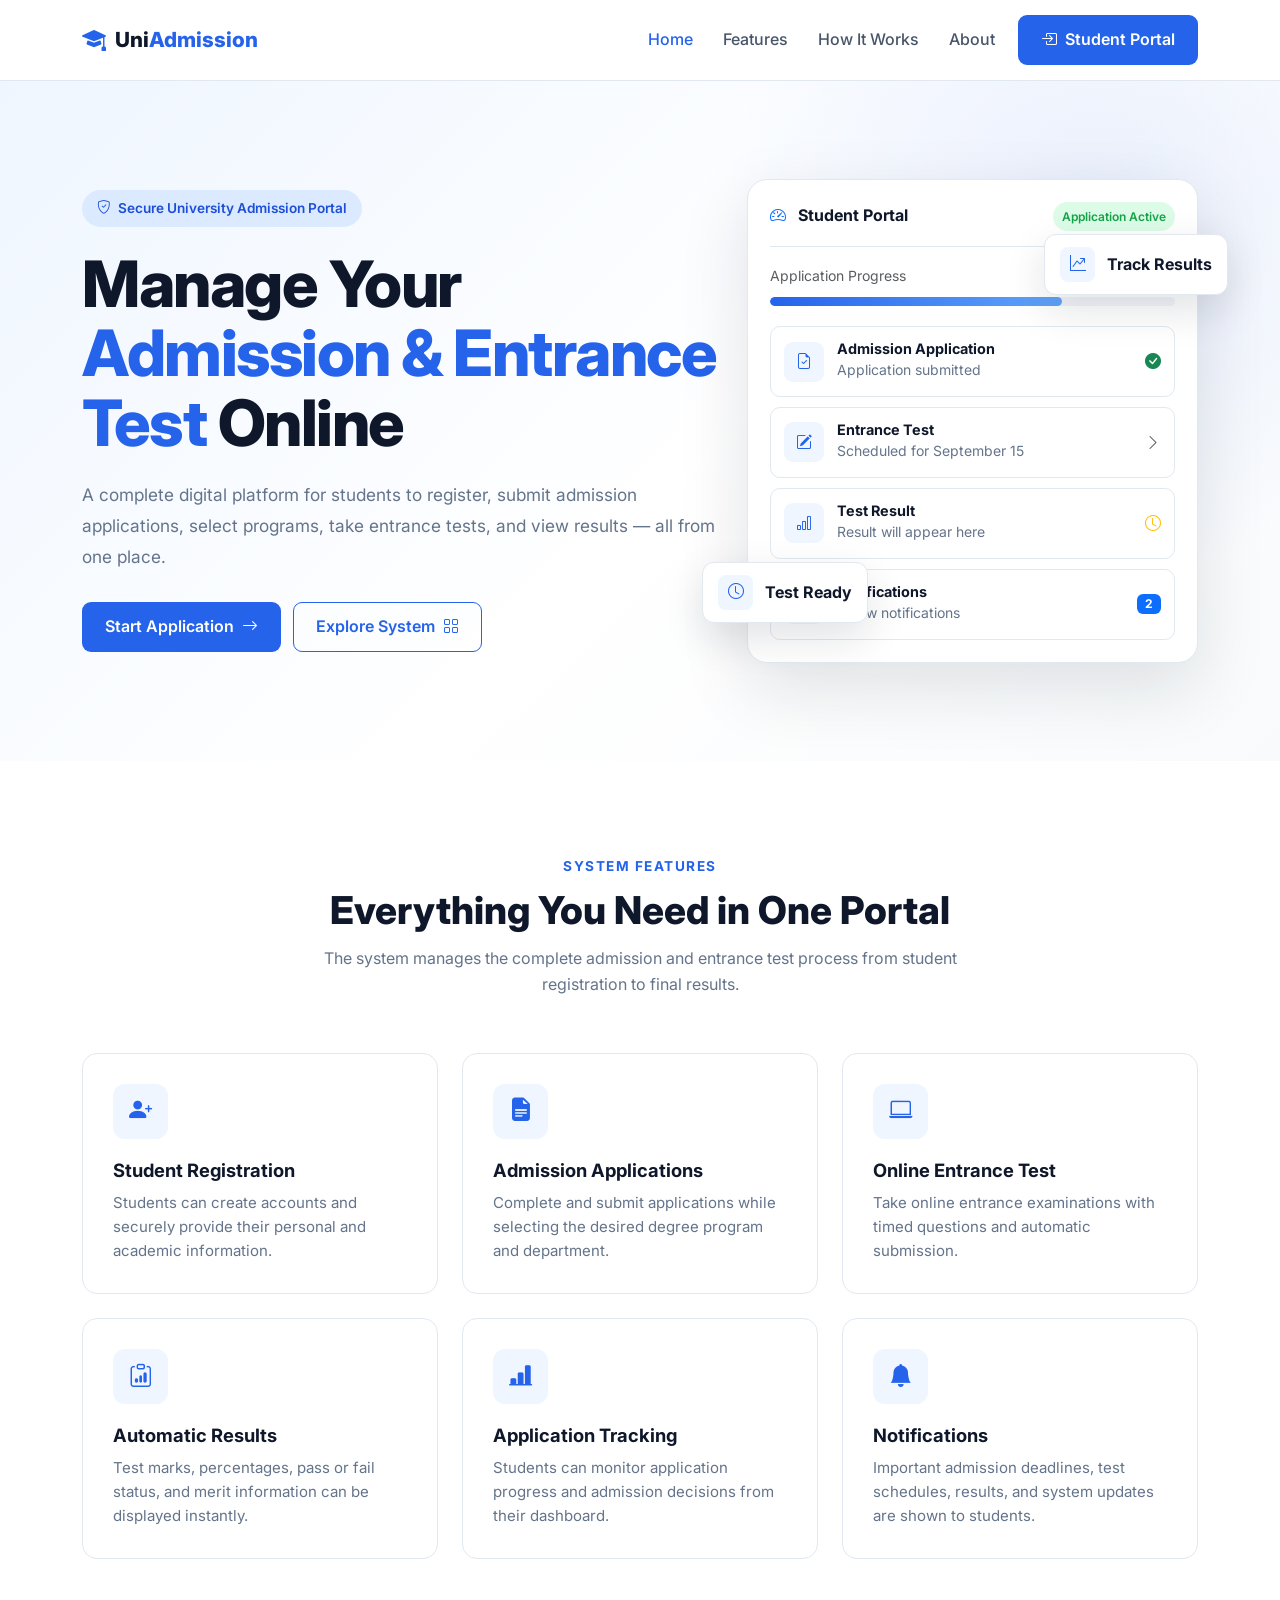
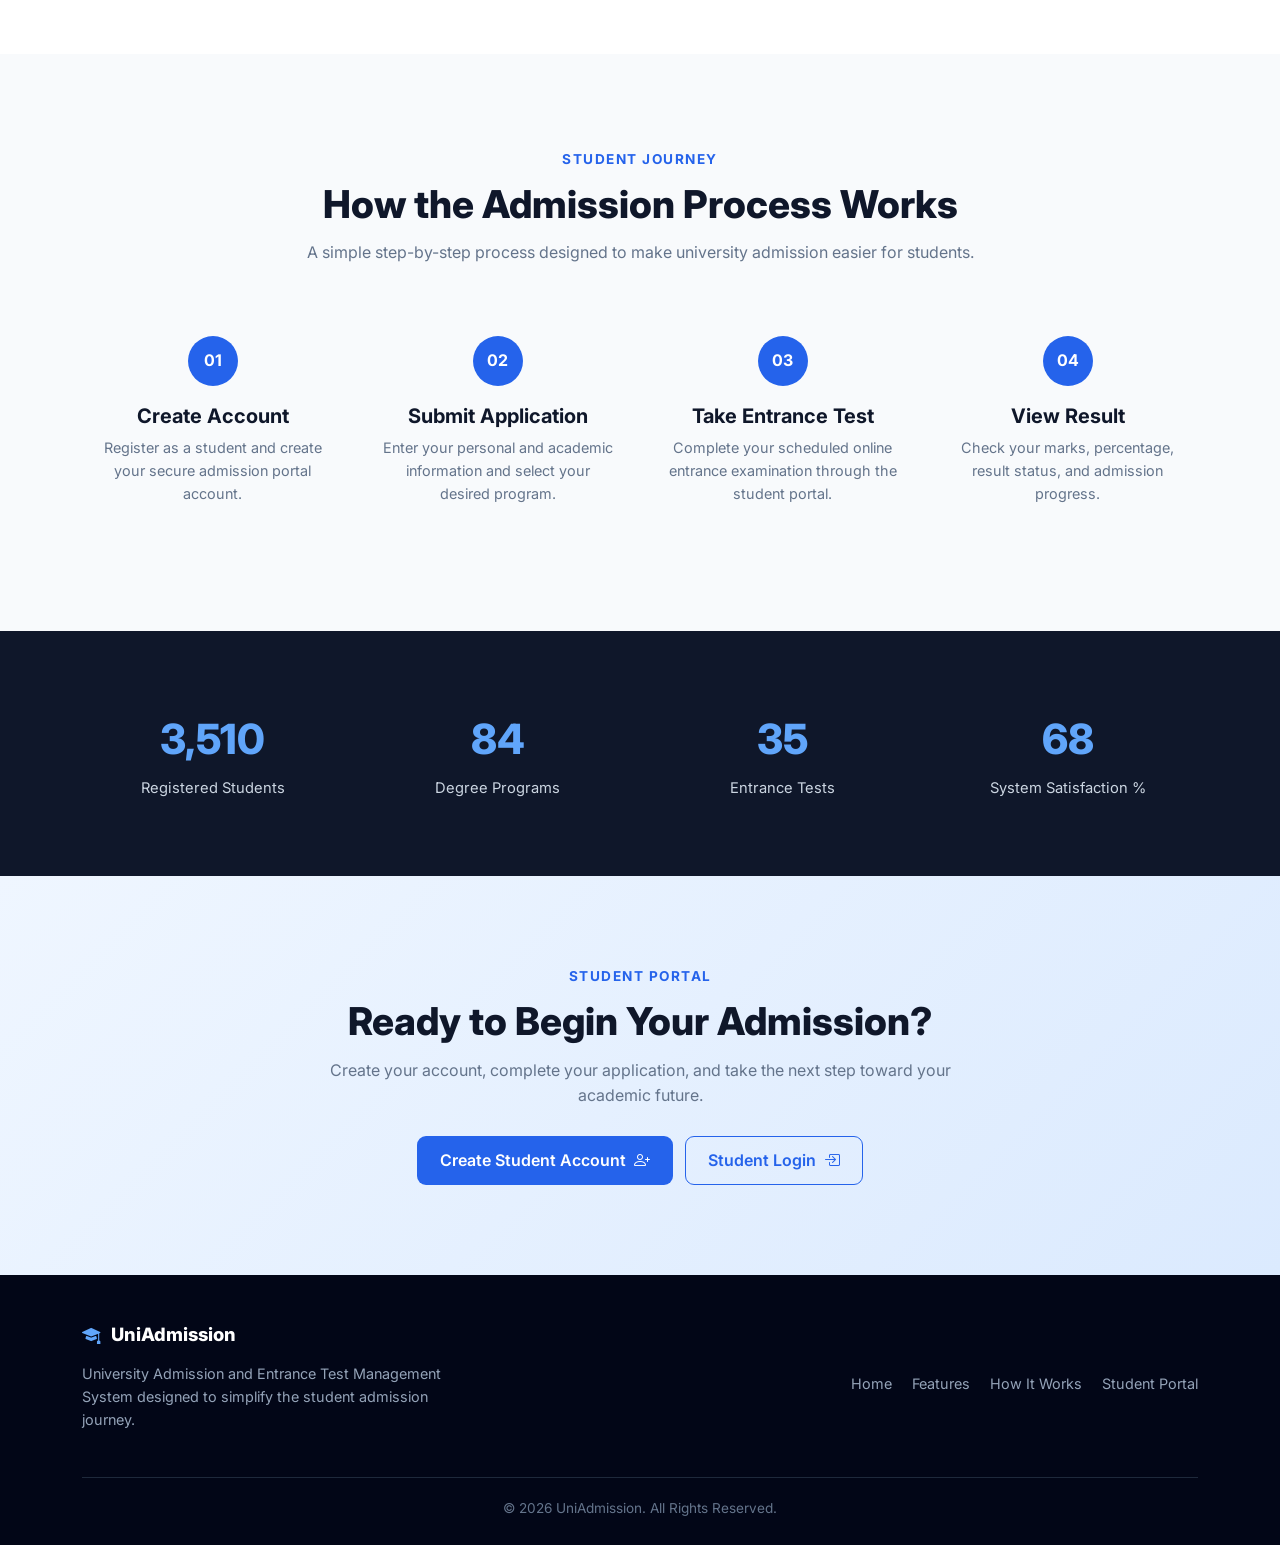
<file: index.html>
<!DOCTYPE html>
<html lang="en">

<head>
    <meta charset="UTF-8">
    <meta name="viewport" content="width=device-width, initial-scale=1.0">

    <meta name="description"
        content="University Admission and Entrance Test Management System">

    <meta name="theme-color" content="#2563eb">

    <title>UniAdmission | Admission & Entrance Test Management System</title>

    <!-- Google Font -->
    <link rel="preconnect" href="https://fonts.googleapis.com">
    <link rel="preconnect" href="https://fonts.gstatic.com" crossorigin>

    <link
        href="https://fonts.googleapis.com/css2?family=Inter:wght@400;500;600;700;800&display=swap"
        rel="stylesheet">

    <!-- Bootstrap -->
    <link
        href="https://cdn.jsdelivr.net/npm/bootstrap@5.3.3/dist/css/bootstrap.min.css"
        rel="stylesheet">

    <!-- Bootstrap Icons -->
    <link
        rel="stylesheet"
        href="https://cdn.jsdelivr.net/npm/bootstrap-icons@1.11.3/font/bootstrap-icons.min.css">

    <style>

        /* =====================================================
           GLOBAL
        ===================================================== */

        :root {
            --primary: #2563eb;
            --primary-dark: #1d4ed8;
            --primary-light: #eff6ff;
            --dark: #0f172a;
            --text: #475569;
            --muted: #64748b;
            --border: #e2e8f0;
            --background: #f8fafc;
            --white: #ffffff;
            --success: #16a34a;
            --warning: #f59e0b;
            --danger: #dc2626;
        }

        * {
            margin: 0;
            padding: 0;
            box-sizing: border-box;
        }

        html {
            scroll-behavior: smooth;
        }

        body {
            font-family: "Inter", sans-serif;
            background: var(--background);
            color: var(--dark);
            line-height: 1.6;
        }

        a {
            text-decoration: none;
        }

        section {
            overflow: hidden;
        }


        /* =====================================================
           NAVBAR
        ===================================================== */

        .navbar {
            background: rgba(255, 255, 255, 0.96);
            backdrop-filter: blur(10px);
            border-bottom: 1px solid var(--border);
            padding: 15px 0;
            position: sticky;
            top: 0;
            z-index: 1000;
        }

        .navbar-brand {
            color: var(--dark);
            font-size: 1.3rem;
            font-weight: 800;
            display: flex;
            align-items: center;
        }

        .navbar-brand i {
            color: var(--primary);
            margin-right: 9px;
            font-size: 1.5rem;
        }

        .navbar-brand span {
            color: var(--primary);
        }

        .nav-link {
            color: var(--text) !important;
            font-weight: 500;
            margin: 0 7px;
            transition: 0.3s;
        }

        .nav-link:hover,
        .nav-link.active {
            color: var(--primary) !important;
        }

        .navbar-toggler {
            border: 1px solid var(--border);
        }


        /* =====================================================
           BUTTONS
        ===================================================== */

        .btn-primary-custom {
            background: var(--primary);
            color: white;
            border: none;
            padding: 12px 23px;
            border-radius: 9px;
            font-weight: 600;
            display: inline-flex;
            align-items: center;
            justify-content: center;
            gap: 8px;
            transition: all 0.3s ease;
        }

        .btn-primary-custom:hover {
            background: var(--primary-dark);
            color: white;
            transform: translateY(-2px);
            box-shadow: 0 10px 25px rgba(37, 99, 235, 0.25);
        }

        .btn-outline-custom {
            border: 1px solid var(--primary);
            color: var(--primary);
            background: transparent;
            padding: 11px 22px;
            border-radius: 9px;
            font-weight: 600;
            display: inline-flex;
            align-items: center;
            justify-content: center;
            gap: 8px;
            transition: all 0.3s ease;
        }

        .btn-outline-custom:hover {
            background: var(--primary);
            color: white;
            transform: translateY(-2px);
        }


        /* =====================================================
           HERO
        ===================================================== */

        .hero {
            min-height: 680px;
            display: flex;
            align-items: center;
            padding: 90px 0;
            background:
                radial-gradient(
                    circle at 85% 20%,
                    rgba(37, 99, 235, 0.10),
                    transparent 30%
                ),
                linear-gradient(
                    135deg,
                    #eff6ff 0%,
                    #ffffff 55%,
                    #f8fafc 100%
                );
        }

        .hero-content {
            max-width: 720px;
        }

        .hero-badge {
            display: inline-flex;
            align-items: center;
            gap: 7px;
            background: #dbeafe;
            color: #1d4ed8;
            padding: 8px 15px;
            border-radius: 30px;
            font-size: 0.85rem;
            font-weight: 600;
            margin-bottom: 22px;
        }

        .hero h1 {
            font-size: clamp(2.5rem, 5vw, 4.2rem);
            line-height: 1.08;
            font-weight: 800;
            color: var(--dark);
            letter-spacing: -1.5px;
            margin-bottom: 22px;
        }

        .hero h1 span {
            color: var(--primary);
        }

        .hero-description {
            font-size: 1.08rem;
            line-height: 1.8;
            color: var(--muted);
            max-width: 650px;
            margin-bottom: 30px;
        }

        .hero-buttons {
            display: flex;
            gap: 12px;
            flex-wrap: wrap;
        }


        /* =====================================================
           PORTAL PREVIEW
        ===================================================== */

        .portal-wrapper {
            position: relative;
        }

        .portal-card {
            background: var(--white);
            border: 1px solid var(--border);
            border-radius: 20px;
            padding: 22px;
            box-shadow: 0 25px 70px rgba(15, 23, 42, 0.12);
            position: relative;
            z-index: 2;
        }

        .portal-header {
            display: flex;
            align-items: center;
            justify-content: space-between;
            border-bottom: 1px solid var(--border);
            padding-bottom: 15px;
            margin-bottom: 18px;
        }

        .portal-title {
            font-weight: 700;
            color: var(--dark);
        }

        .portal-status {
            color: var(--success);
            background: #dcfce7;
            font-size: 0.75rem;
            font-weight: 600;
            padding: 5px 9px;
            border-radius: 20px;
        }

        .application-progress {
            background: #f1f5f9;
            border-radius: 20px;
            height: 9px;
            overflow: hidden;
            margin: 10px 0 20px;
        }

        .application-progress-bar {
            width: 72%;
            height: 100%;
            background: linear-gradient(
                90deg,
                var(--primary),
                #60a5fa
            );
            border-radius: 20px;
        }

        .portal-item {
            display: flex;
            align-items: center;
            gap: 13px;
            padding: 13px;
            border: 1px solid var(--border);
            border-radius: 10px;
            margin-bottom: 10px;
            transition: 0.3s;
        }

        .portal-item:hover {
            border-color: #bfdbfe;
            background: #f8fbff;
            transform: translateX(3px);
        }

        .portal-item-icon {
            width: 40px;
            height: 40px;
            display: flex;
            align-items: center;
            justify-content: center;
            border-radius: 9px;
            background: var(--primary-light);
            color: var(--primary);
        }

        .portal-item h6 {
            margin: 0;
            font-size: 0.9rem;
            font-weight: 700;
        }

        .portal-item small {
            color: var(--muted);
        }

        .floating-card {
            position: absolute;
            background: white;
            border: 1px solid var(--border);
            box-shadow: 0 15px 40px rgba(15, 23, 42, 0.12);
            border-radius: 12px;
            padding: 12px 15px;
            z-index: 3;
        }

        .floating-card.test {
            left: -45px;
            bottom: 40px;
        }

        .floating-card.result {
            right: -30px;
            top: 55px;
        }

        .floating-icon {
            width: 35px;
            height: 35px;
            display: inline-flex;
            align-items: center;
            justify-content: center;
            border-radius: 8px;
            background: #eff6ff;
            color: var(--primary);
            margin-right: 8px;
        }


        /* =====================================================
           SECTION TITLES
        ===================================================== */

        .section-padding {
            padding: 95px 0;
        }

        .section-title {
            text-align: center;
            max-width: 720px;
            margin: 0 auto 55px;
        }

        .section-label {
            color: var(--primary);
            font-size: 0.85rem;
            text-transform: uppercase;
            letter-spacing: 1.5px;
            font-weight: 700;
            margin-bottom: 10px;
        }

        .section-title h2 {
            font-size: 2.4rem;
            font-weight: 800;
            color: var(--dark);
            margin-bottom: 13px;
        }

        .section-title p {
            color: var(--muted);
            margin: 0;
        }


        /* =====================================================
           SYSTEM FEATURES
        ===================================================== */

        .features {
            background: white;
        }

        .feature-card {
            background: white;
            border: 1px solid var(--border);
            border-radius: 15px;
            padding: 30px;
            height: 100%;
            transition: all 0.3s ease;
        }

        .feature-card:hover {
            transform: translateY(-7px);
            border-color: #bfdbfe;
            box-shadow: 0 18px 45px rgba(15, 23, 42, 0.08);
        }

        .feature-icon {
            width: 55px;
            height: 55px;
            background: var(--primary-light);
            color: var(--primary);
            border-radius: 12px;
            display: flex;
            align-items: center;
            justify-content: center;
            font-size: 1.45rem;
            margin-bottom: 20px;
        }

        .feature-card h4 {
            font-size: 1.15rem;
            font-weight: 700;
            margin-bottom: 10px;
        }

        .feature-card p {
            color: var(--muted);
            font-size: 0.94rem;
            margin: 0;
        }


        /* =====================================================
           HOW IT WORKS
        ===================================================== */

        .process {
            background: var(--background);
        }

        .process-card {
            text-align: center;
            position: relative;
            padding: 15px;
        }

        .process-number {
            width: 50px;
            height: 50px;
            background: var(--primary);
            color: white;
            border-radius: 50%;
            display: flex;
            align-items: center;
            justify-content: center;
            margin: 0 auto 18px;
            font-weight: 700;
        }

        .process-card h5 {
            font-weight: 700;
            margin-bottom: 8px;
        }

        .process-card p {
            color: var(--muted);
            font-size: 0.9rem;
        }


        /* =====================================================
           STATISTICS
        ===================================================== */

        .stats {
            background: var(--dark);
            padding: 75px 0;
            color: white;
        }

        .stat-box {
            text-align: center;
        }

        .stat-number {
            font-size: 2.6rem;
            font-weight: 800;
            color: #60a5fa;
        }

        .stat-label {
            color: #cbd5e1;
            margin-top: 5px;
            font-size: 0.92rem;
        }


        /* =====================================================
           CTA
        ===================================================== */

        .cta {
            padding: 90px 0;
            background: linear-gradient(
                135deg,
                #eff6ff,
                #dbeafe
            );
            text-align: center;
        }

        .cta h2 {
            font-size: 2.4rem;
            font-weight: 800;
            color: var(--dark);
            margin-bottom: 14px;
        }

        .cta p {
            color: var(--muted);
            max-width: 650px;
            margin: 0 auto 27px;
        }


        /* =====================================================
           FOOTER
        ===================================================== */

        footer {
            background: #020617;
            color: #cbd5e1;
            padding: 45px 0 25px;
        }

        .footer-brand {
            color: white;
            font-weight: 800;
            font-size: 1.15rem;
        }

        .footer-brand i {
            color: #60a5fa;
            margin-right: 7px;
        }

        .footer-text {
            color: #94a3b8;
            font-size: 0.9rem;
            max-width: 400px;
            margin-top: 12px;
        }

        .footer-links {
            display: flex;
            gap: 20px;
            justify-content: flex-end;
            flex-wrap: wrap;
        }

        .footer-links a {
            color: #94a3b8;
            font-size: 0.9rem;
            transition: 0.3s;
        }

        .footer-links a:hover {
            color: white;
        }

        .footer-bottom {
            border-top: 1px solid #1e293b;
            margin-top: 30px;
            padding-top: 20px;
            text-align: center;
            color: #64748b;
            font-size: 0.85rem;
        }


        /* =====================================================
           SCROLL ANIMATION
        ===================================================== */

        .fade-in {
            opacity: 0;
            transform: translateY(25px);
            transition: opacity 0.7s ease, transform 0.7s ease;
        }

        .fade-in.show {
            opacity: 1;
            transform: translateY(0);
        }


        /* =====================================================
           RESPONSIVE
        ===================================================== */

        @media (max-width: 991px) {

            .hero {
                text-align: center;
                padding: 70px 0;
            }

            .hero-content {
                margin: auto;
            }

            .hero-buttons {
                justify-content: center;
            }

            .portal-wrapper {
                max-width: 600px;
                margin: 60px auto 0;
            }

            .floating-card.test {
                left: -10px;
            }

            .floating-card.result {
                right: -10px;
            }

            .footer-links {
                justify-content: flex-start;
                margin-top: 20px;
            }
        }

        @media (max-width: 576px) {

            .hero {
                padding: 55px 0;
            }

            .hero h1 {
                font-size: 2.4rem;
            }

            .hero-buttons {
                flex-direction: column;
            }

            .hero-buttons a {
                width: 100%;
            }

            .section-padding {
                padding: 70px 0;
            }

            .section-title h2,
            .cta h2 {
                font-size: 1.9rem;
            }

            .portal-card {
                padding: 17px;
            }

            .floating-card {
                display: none;
            }
        }

    </style>
</head>


<body>

    <!-- =====================================================
         NAVBAR
    ====================================================== -->

    <nav class="navbar navbar-expand-lg">

        <div class="container">

            <a class="navbar-brand" href="#home">
                <i class="bi bi-mortarboard-fill"></i>
                Uni<span>Admission</span>
            </a>

            <button
                class="navbar-toggler"
                type="button"
                data-bs-toggle="collapse"
                data-bs-target="#mainNavbar"
                aria-controls="mainNavbar"
                aria-expanded="false"
                aria-label="Toggle navigation">

                <span class="navbar-toggler-icon"></span>

            </button>

            <div class="collapse navbar-collapse" id="mainNavbar">

                <ul class="navbar-nav ms-auto align-items-lg-center">

                    <li class="nav-item">
                        <a class="nav-link active" href="#home">
                            Home
                        </a>
                    </li>

                    <li class="nav-item">
                        <a class="nav-link" href="#features">
                            Features
                        </a>
                    </li>

                    <li class="nav-item">
                        <a class="nav-link" href="#process">
                            How It Works
                        </a>
                    </li>

                    <li class="nav-item">
                        <a class="nav-link" href="#about">
                            About
                        </a>
                    </li>

                    <li class="nav-item ms-lg-2 mt-2 mt-lg-0">

                        <a href="#apply" class="btn-primary-custom">
                            <i class="bi bi-box-arrow-in-right"></i>
                            Student Portal
                        </a>

                    </li>

                </ul>

            </div>

        </div>

    </nav>


    <!-- =====================================================
         HERO
    ====================================================== -->

    <section class="hero" id="home">

        <div class="container">

            <div class="row align-items-center">

                <div class="col-lg-7">

                    <div class="hero-content fade-in">

                        <div class="hero-badge">
                            <i class="bi bi-shield-check"></i>
                            Secure University Admission Portal
                        </div>

                        <h1>
                            Manage Your
                            <span>Admission & Entrance Test</span>
                            Online
                        </h1>

                        <p class="hero-description">
                            A complete digital platform for students to
                            register, submit admission applications,
                            select programs, take entrance tests,
                            and view results — all from one place.
                        </p>

                        <div class="hero-buttons">

                            <a href="register.html" class="btn-primary-custom">
                                Start Application
                                <i class="bi bi-arrow-right"></i>
                            </a>

                            <a href="#features" class="btn-outline-custom">
                                Explore System
                                <i class="bi bi-grid"></i>
                            </a>

                        </div>

                    </div>

                </div>


                <!-- PORTAL PREVIEW -->

                <div class="col-lg-5">

                    <div class="portal-wrapper fade-in">

                        <div class="portal-card">

                            <div class="portal-header">

                                <div class="portal-title">
                                    <i class="bi bi-speedometer2 text-primary me-2"></i>
                                    Student Portal
                                </div>

                                <span class="portal-status">
                                    Application Active
                                </span>

                            </div>


                            <div class="mb-3">

                                <div class="d-flex justify-content-between">

                                    <small class="text-muted">
                                        Application Progress
                                    </small>

                                    <small class="fw-bold text-primary">
                                        72%
                                    </small>

                                </div>

                                <div class="application-progress">

                                    <div class="application-progress-bar"></div>

                                </div>

                            </div>


                            <div class="portal-item">

                                <div class="portal-item-icon">
                                    <i class="bi bi-file-earmark-check"></i>
                                </div>

                                <div>
                                    <h6>Admission Application</h6>
                                    <small>Application submitted</small>
                                </div>

                                <i class="bi bi-check-circle-fill text-success ms-auto"></i>

                            </div>


                            <div class="portal-item">

                                <div class="portal-item-icon">
                                    <i class="bi bi-pencil-square"></i>
                                </div>

                                <div>
                                    <h6>Entrance Test</h6>
                                    <small>Scheduled for September 15</small>
                                </div>

                                <i class="bi bi-chevron-right ms-auto text-muted"></i>

                            </div>


                            <div class="portal-item">

                                <div class="portal-item-icon">
                                    <i class="bi bi-bar-chart"></i>
                                </div>

                                <div>
                                    <h6>Test Result</h6>
                                    <small>Result will appear here</small>
                                </div>

                                <i class="bi bi-clock ms-auto text-warning"></i>

                            </div>


                            <div class="portal-item mb-0">

                                <div class="portal-item-icon">
                                    <i class="bi bi-bell"></i>
                                </div>

                                <div>
                                    <h6>Notifications</h6>
                                    <small>2 new notifications</small>
                                </div>

                                <span class="badge bg-primary ms-auto">
                                    2
                                </span>

                            </div>

                        </div>


                        <!-- Floating Test Card -->

                        <div class="floating-card test">

                            <span class="floating-icon">
                                <i class="bi bi-clock"></i>
                            </span>

                            <strong>Test Ready</strong>

                        </div>


                        <!-- Floating Result Card -->

                        <div class="floating-card result">

                            <span class="floating-icon">
                                <i class="bi bi-graph-up-arrow"></i>
                            </span>

                            <strong>Track Results</strong>

                        </div>

                    </div>

                </div>

            </div>

        </div>

    </section>


    <!-- =====================================================
         FEATURES
    ====================================================== -->

    <section class="features section-padding" id="features">

        <div class="container">

            <div class="section-title fade-in">

                <div class="section-label">
                    System Features
                </div>

                <h2>
                    Everything You Need in One Portal
                </h2>

                <p>
                    The system manages the complete admission and entrance
                    test process from student registration to final results.
                </p>

            </div>


            <div class="row g-4">

                <div class="col-md-6 col-lg-4">

                    <div class="feature-card fade-in">

                        <div class="feature-icon">
                            <i class="bi bi-person-plus-fill"></i>
                        </div>

                        <h4>Student Registration</h4>

                        <p>
                            Students can create accounts and securely
                            provide their personal and academic information.
                        </p>

                    </div>

                </div>


                <div class="col-md-6 col-lg-4">

                    <div class="feature-card fade-in">

                        <div class="feature-icon">
                            <i class="bi bi-file-earmark-text-fill"></i>
                        </div>

                        <h4>Admission Applications</h4>

                        <p>
                            Complete and submit applications while selecting
                            the desired degree program and department.
                        </p>

                    </div>

                </div>


                <div class="col-md-6 col-lg-4">

                    <div class="feature-card fade-in">

                        <div class="feature-icon">
                            <i class="bi bi-laptop"></i>
                        </div>

                        <h4>Online Entrance Test</h4>

                        <p>
                            Take online entrance examinations with timed
                            questions and automatic submission.
                        </p>

                    </div>

                </div>


                <div class="col-md-6 col-lg-4">

                    <div class="feature-card fade-in">

                        <div class="feature-icon">
                            <i class="bi bi-clipboard-data"></i>
                        </div>

                        <h4>Automatic Results</h4>

                        <p>
                            Test marks, percentages, pass or fail status,
                            and merit information can be displayed instantly.
                        </p>

                    </div>

                </div>


                <div class="col-md-6 col-lg-4">

                    <div class="feature-card fade-in">

                        <div class="feature-icon">
                            <i class="bi bi-bar-chart-line-fill"></i>
                        </div>

                        <h4>Application Tracking</h4>

                        <p>
                            Students can monitor application progress and
                            admission decisions from their dashboard.
                        </p>

                    </div>

                </div>


                <div class="col-md-6 col-lg-4">

                    <div class="feature-card fade-in">

                        <div class="feature-icon">
                            <i class="bi bi-bell-fill"></i>
                        </div>

                        <h4>Notifications</h4>

                        <p>
                            Important admission deadlines, test schedules,
                            results, and system updates are shown to students.
                        </p>

                    </div>

                </div>

            </div>

        </div>

    </section>


    <!-- =====================================================
         HOW IT WORKS
    ====================================================== -->

    <section class="process section-padding" id="process">

        <div class="container">

            <div class="section-title fade-in">

                <div class="section-label">
                    Student Journey
                </div>

                <h2>
                    How the Admission Process Works
                </h2>

                <p>
                    A simple step-by-step process designed to make
                    university admission easier for students.
                </p>

            </div>


            <div class="row g-4">

                <div class="col-md-6 col-lg-3">

                    <div class="process-card fade-in">

                        <div class="process-number">
                            01
                        </div>

                        <h5>Create Account</h5>

                        <p>
                            Register as a student and create your secure
                            admission portal account.
                        </p>

                    </div>

                </div>


                <div class="col-md-6 col-lg-3">

                    <div class="process-card fade-in">

                        <div class="process-number">
                            02
                        </div>

                        <h5>Submit Application</h5>

                        <p>
                            Enter your personal and academic information
                            and select your desired program.
                        </p>

                    </div>

                </div>


                <div class="col-md-6 col-lg-3">

                    <div class="process-card fade-in">

                        <div class="process-number">
                            03
                        </div>

                        <h5>Take Entrance Test</h5>

                        <p>
                            Complete your scheduled online entrance
                            examination through the student portal.
                        </p>

                    </div>

                </div>


                <div class="col-md-6 col-lg-3">

                    <div class="process-card fade-in">

                        <div class="process-number">
                            04
                        </div>

                        <h5>View Result</h5>

                        <p>
                            Check your marks, percentage, result status,
                            and admission progress.
                        </p>

                    </div>

                </div>

            </div>

        </div>

    </section>


    <!-- =====================================================
         STATISTICS
    ====================================================== -->

    <section class="stats" id="about">

        <div class="container">

            <div class="row g-4">

                <div class="col-6 col-lg-3">

                    <div class="stat-box fade-in">

                        <div class="stat-number" data-target="5000">
                            0
                        </div>

                        <div class="stat-label">
                            Registered Students
                        </div>

                    </div>

                </div>


                <div class="col-6 col-lg-3">

                    <div class="stat-box fade-in">

                        <div class="stat-number" data-target="120">
                            0
                        </div>

                        <div class="stat-label">
                            Degree Programs
                        </div>

                    </div>

                </div>


                <div class="col-6 col-lg-3">

                    <div class="stat-box fade-in">

                        <div class="stat-number" data-target="50">
                            0
                        </div>

                        <div class="stat-label">
                            Entrance Tests
                        </div>

                    </div>

                </div>


                <div class="col-6 col-lg-3">

                    <div class="stat-box fade-in">

                        <div class="stat-number" data-target="98">
                            0
                        </div>

                        <div class="stat-label">
                            System Satisfaction %
                        </div>

                    </div>

                </div>

            </div>

        </div>

    </section>


    <!-- =====================================================
         CTA
    ====================================================== -->

    <section class="cta" id="apply">

        <div class="container">

            <div class="fade-in">

                <div class="section-label">
                    Student Portal
                </div>

                <h2>
                    Ready to Begin Your Admission?
                </h2>

                <p>
                    Create your account, complete your application,
                    and take the next step toward your academic future.
                </p>

                <div class="hero-buttons justify-content-center">

                    <a href="#" class="btn-primary-custom" id="startApplication">
                        Create Student Account
                        <i class="bi bi-person-plus"></i>
                    </a>

                    <a href="#" class="btn-outline-custom" id="loginButton">
                        Student Login
                        <i class="bi bi-box-arrow-in-right"></i>
                    </a>

                </div>

            </div>

        </div>

    </section>


    <!-- =====================================================
         FOOTER
    ====================================================== -->

    <footer>

        <div class="container">

            <div class="row align-items-center">

                <div class="col-lg-7">

                    <div class="footer-brand">
                        <i class="bi bi-mortarboard-fill"></i>
                        UniAdmission
                    </div>

                    <p class="footer-text">
                        University Admission and Entrance Test Management
                        System designed to simplify the student admission
                        journey.
                    </p>

                </div>


                <div class="col-lg-5">

                    <div class="footer-links">

                        <a href="#home">Home</a>
                        <a href="#features">Features</a>
                        <a href="#process">How It Works</a>
                        <a href="#apply">Student Portal</a>

                    </div>

                </div>

            </div>


            <div class="footer-bottom">

                &copy;
                <span id="currentYear"></span>
                UniAdmission. All Rights Reserved.

            </div>

        </div>

    </footer>


    <!-- =====================================================
         BOOTSTRAP JAVASCRIPT
    ====================================================== -->

    <script
        src="https://cdn.jsdelivr.net/npm/bootstrap@5.3.3/dist/js/bootstrap.bundle.min.js">
    </script>


    <!-- =====================================================
         CUSTOM JAVASCRIPT
    ====================================================== -->

    <script>

        /* =====================================================
           CURRENT YEAR
        ===================================================== */

        document.getElementById("currentYear").textContent =
            new Date().getFullYear();


        /* =====================================================
           SCROLL ANIMATION
        ===================================================== */

        const fadeElements =
            document.querySelectorAll(".fade-in");

        const fadeObserver =
            new IntersectionObserver(
                function (entries) {

                    entries.forEach(function (entry) {

                        if (entry.isIntersecting) {

                            entry.target.classList.add("show");

                            fadeObserver.unobserve(entry.target);

                        }

                    });

                },
                {
                    threshold: 0.12
                }
            );


        fadeElements.forEach(function (element) {

            fadeObserver.observe(element);

        });


        /* =====================================================
           ANIMATED STATISTICS
        ===================================================== */

        const statNumbers =
            document.querySelectorAll(".stat-number");

        const statsObserver =
            new IntersectionObserver(
                function (entries) {

                    entries.forEach(function (entry) {

                        if (!entry.isIntersecting) {
                            return;
                        }

                        const counter = entry.target;

                        const target =
                            Number(counter.dataset.target);

                        let current = 0;

                        const duration = 1500;

                        const startTime = performance.now();


                        function animateCounter(currentTime) {

                            const progress =
                                Math.min(
                                    (currentTime - startTime) / duration,
                                    1
                                );

                            const easedProgress =
                                1 - Math.pow(1 - progress, 3);

                            current =
                                Math.floor(
                                    easedProgress * target
                                );

                            counter.textContent =
                                current.toLocaleString();

                            if (progress < 1) {

                                requestAnimationFrame(
                                    animateCounter
                                );

                            } else {

                                counter.textContent =
                                    target.toLocaleString();

                            }

                        }


                        requestAnimationFrame(
                            animateCounter
                        );

                        statsObserver.unobserve(counter);

                    });

                },
                {
                    threshold: 0.5
                }
            );


        statNumbers.forEach(function (number) {

            statsObserver.observe(number);

        });


        /* =====================================================
           NAVBAR ACTIVE LINK
        ===================================================== */

        const sections =
            document.querySelectorAll("section[id]");

        const navLinks =
            document.querySelectorAll(".nav-link");


        window.addEventListener("scroll", function () {

            let currentSection = "";

            sections.forEach(function (section) {

                const sectionTop =
                    section.offsetTop - 150;

                const sectionHeight =
                    section.offsetHeight;

                if (
                    window.scrollY >= sectionTop &&
                    window.scrollY < sectionTop + sectionHeight
                ) {

                    currentSection =
                        section.getAttribute("id");

                }

            });


            navLinks.forEach(function (link) {

                link.classList.remove("active");

                if (
                    link.getAttribute("href") ===
                    "#" + currentSection
                ) {

                    link.classList.add("active");

                }

            });

        });


        /* =====================================================
           MOBILE NAVBAR CLOSE
        ===================================================== */

        navLinks.forEach(function (link) {

            link.addEventListener("click", function () {

                if (window.innerWidth < 992) {

                    const navbar =
                        document.getElementById("mainNavbar");

                    const collapse =
                        bootstrap.Collapse.getInstance(navbar);

                    if (collapse) {
                        collapse.hide();
                    }

                }

            });

        });


        /* =====================================================
           APPLICATION BUTTON
        ===================================================== */

        document
            .getElementById("startApplication")
            .addEventListener("click", function (event) {

                event.preventDefault();

                alert(
                    "Student Registration\n\n" +
                    "The registration page will be connected here."
                );

            });


        /* =====================================================
           LOGIN BUTTON
        ===================================================== */

        document
            .getElementById("loginButton")
            .addEventListener("click", function (event) {

                event.preventDefault();

                alert(
                    "Student Login\n\n" +
                    "The login page will be connected here."
                );

            });

    </script>

</body>

</html>
</file>
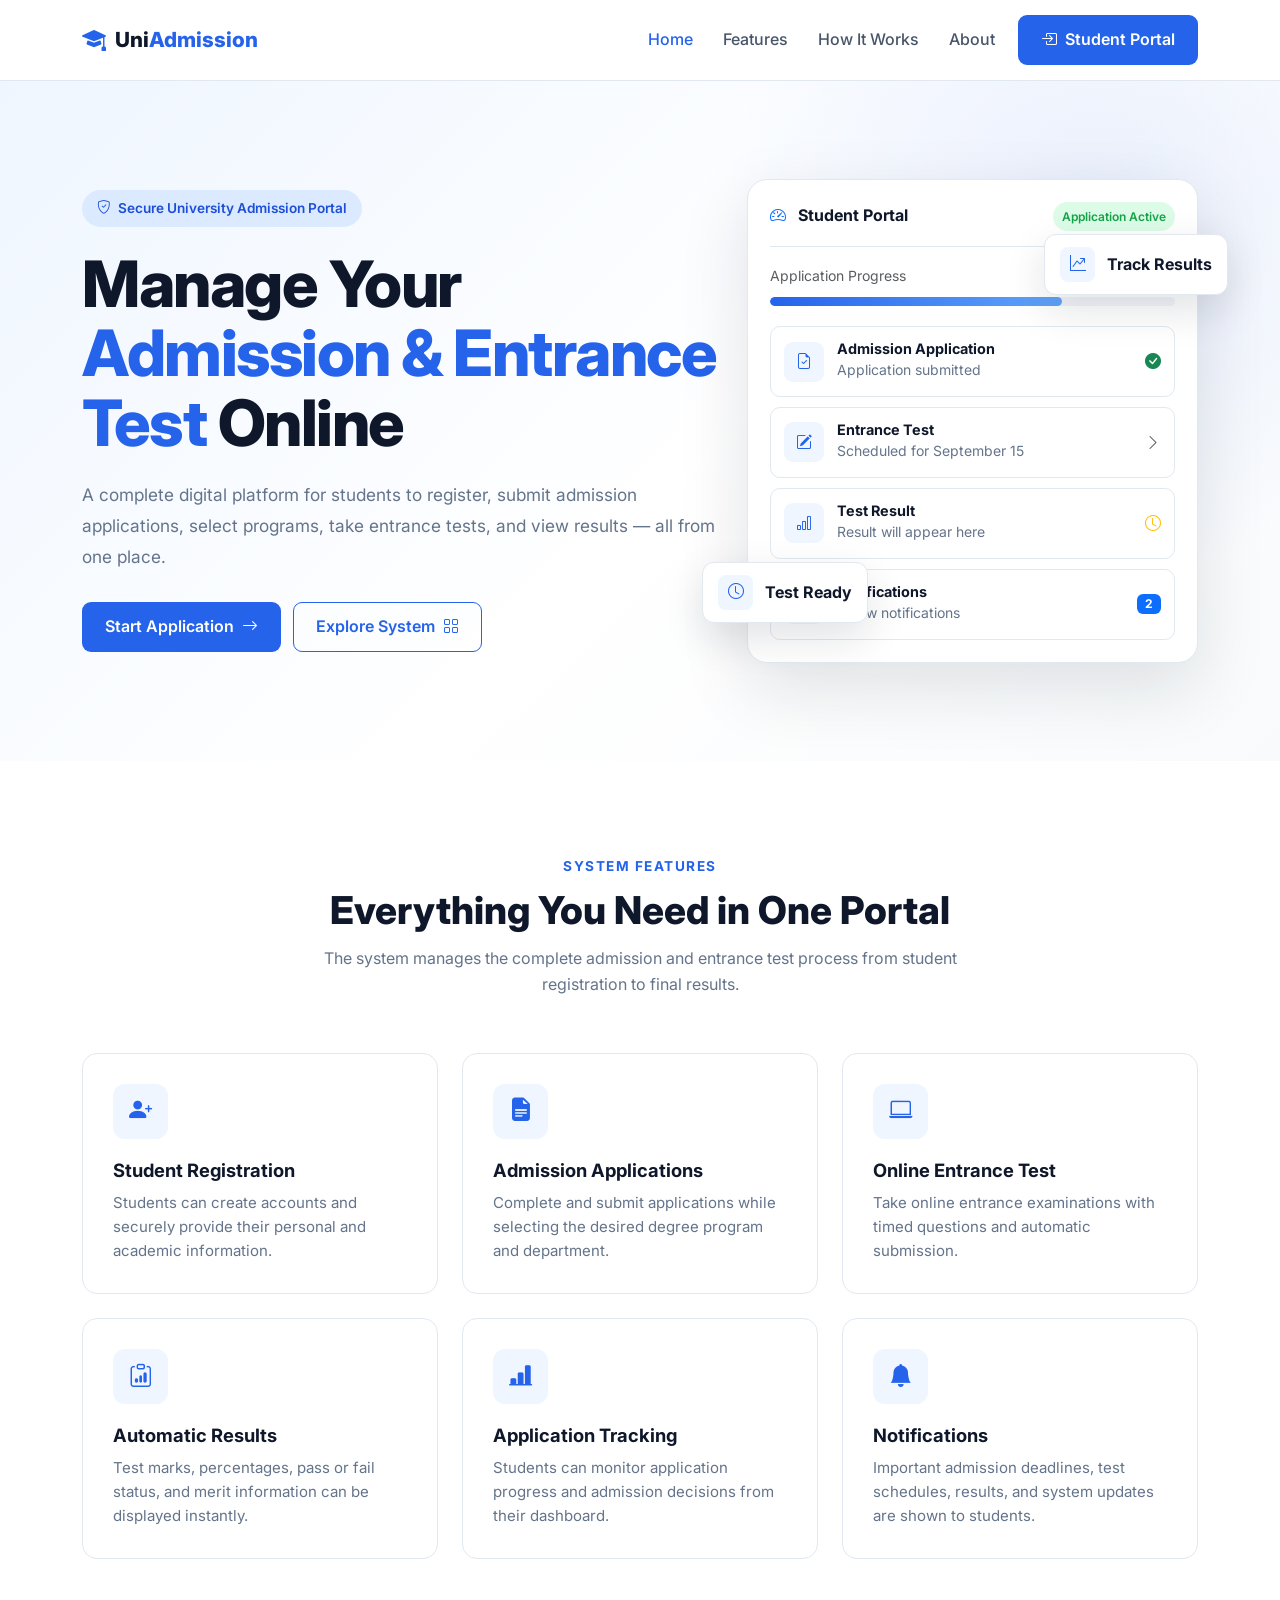
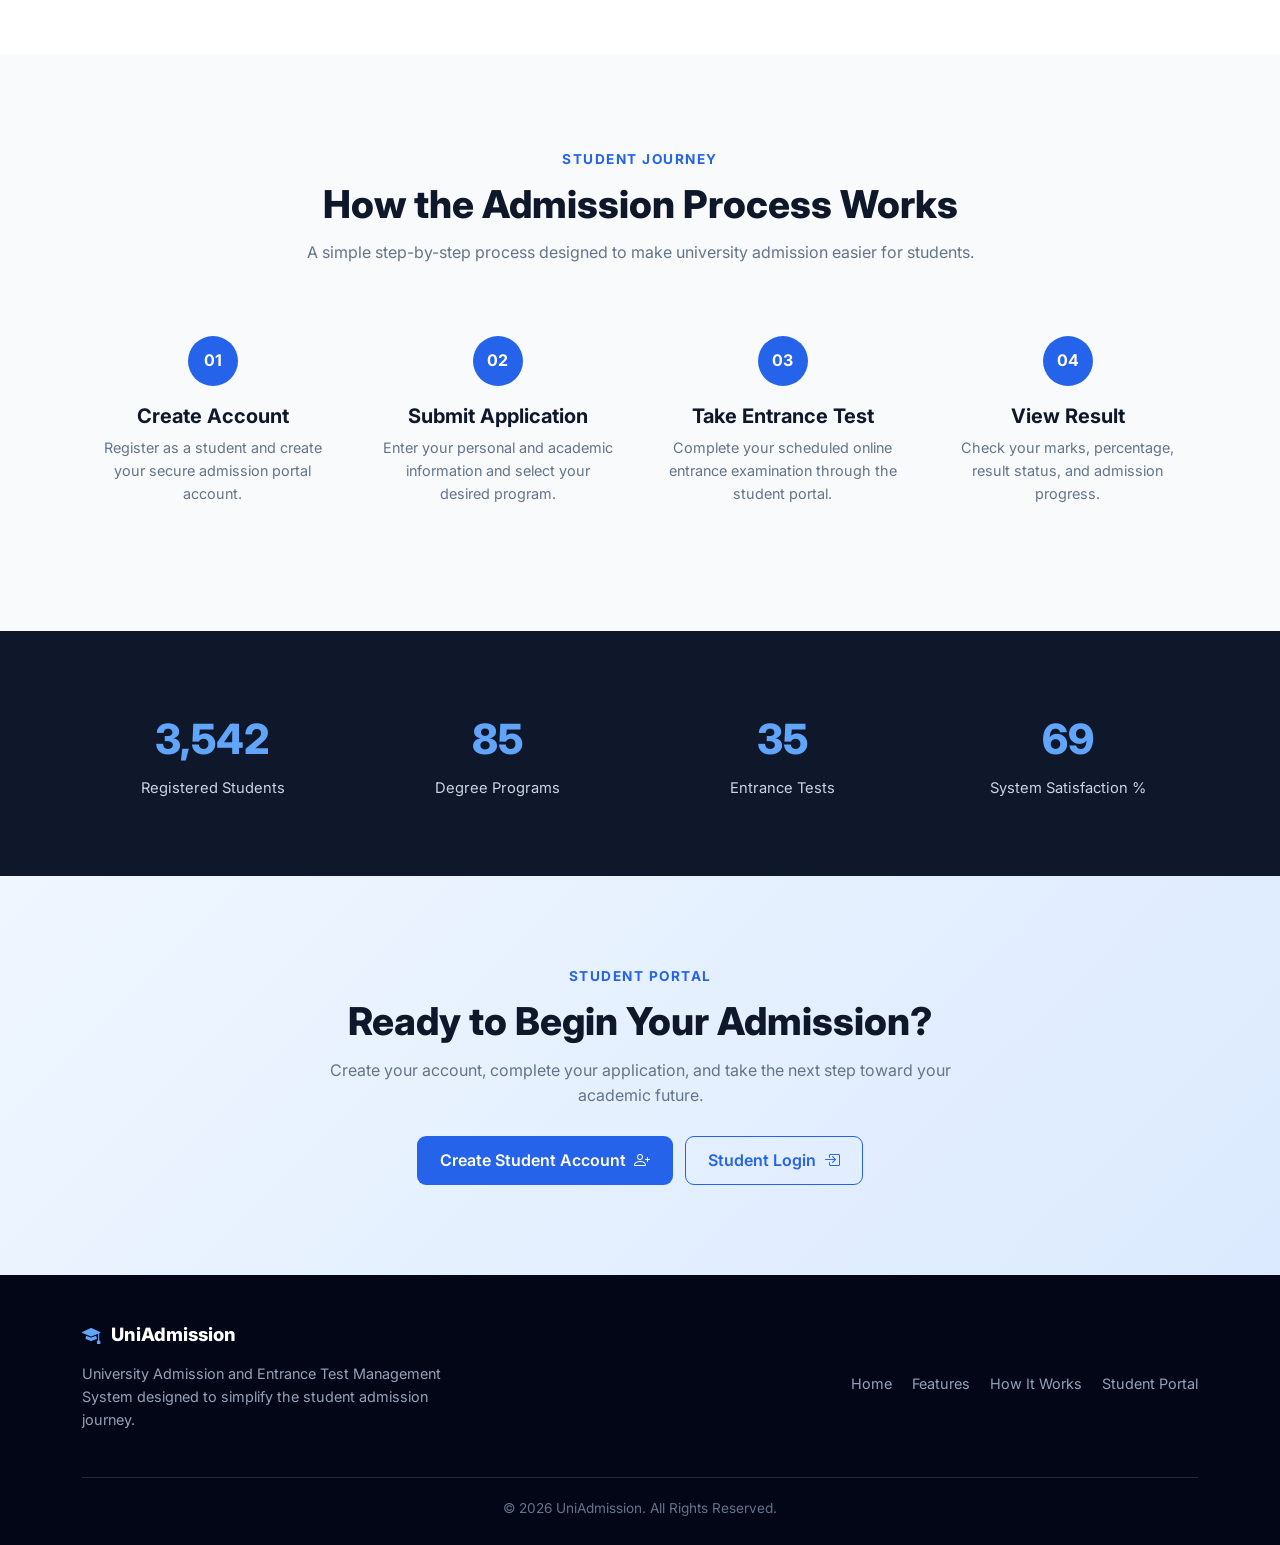
<file: university-admission-system/index.html>
<!DOCTYPE html>
<html lang="en">

<head>
    <meta charset="UTF-8">
    <meta name="viewport" content="width=device-width, initial-scale=1.0">

    <meta name="description"
        content="University Admission and Entrance Test Management System">

    <meta name="theme-color" content="#2563eb">

    <title>UniAdmission | Admission & Entrance Test Management System</title>

    <!-- Google Font -->
    <link rel="preconnect" href="https://fonts.googleapis.com">
    <link rel="preconnect" href="https://fonts.gstatic.com" crossorigin>

    <link
        href="https://fonts.googleapis.com/css2?family=Inter:wght@400;500;600;700;800&display=swap"
        rel="stylesheet">

    <!-- Bootstrap -->
    <link
        href="https://cdn.jsdelivr.net/npm/bootstrap@5.3.3/dist/css/bootstrap.min.css"
        rel="stylesheet">

    <!-- Bootstrap Icons -->
    <link
        rel="stylesheet"
        href="https://cdn.jsdelivr.net/npm/bootstrap-icons@1.11.3/font/bootstrap-icons.min.css">

    <style>

        /* =====================================================
           GLOBAL
        ===================================================== */

        :root {
            --primary: #2563eb;
            --primary-dark: #1d4ed8;
            --primary-light: #eff6ff;
            --dark: #0f172a;
            --text: #475569;
            --muted: #64748b;
            --border: #e2e8f0;
            --background: #f8fafc;
            --white: #ffffff;
            --success: #16a34a;
            --warning: #f59e0b;
            --danger: #dc2626;
        }

        * {
            margin: 0;
            padding: 0;
            box-sizing: border-box;
        }

        html {
            scroll-behavior: smooth;
        }

        body {
            font-family: "Inter", sans-serif;
            background: var(--background);
            color: var(--dark);
            line-height: 1.6;
        }

        a {
            text-decoration: none;
        }

        section {
            overflow: hidden;
        }


        /* =====================================================
           NAVBAR
        ===================================================== */

        .navbar {
            background: rgba(255, 255, 255, 0.96);
            backdrop-filter: blur(10px);
            border-bottom: 1px solid var(--border);
            padding: 15px 0;
            position: sticky;
            top: 0;
            z-index: 1000;
        }

        .navbar-brand {
            color: var(--dark);
            font-size: 1.3rem;
            font-weight: 800;
            display: flex;
            align-items: center;
        }

        .navbar-brand i {
            color: var(--primary);
            margin-right: 9px;
            font-size: 1.5rem;
        }

        .navbar-brand span {
            color: var(--primary);
        }

        .nav-link {
            color: var(--text) !important;
            font-weight: 500;
            margin: 0 7px;
            transition: 0.3s;
        }

        .nav-link:hover,
        .nav-link.active {
            color: var(--primary) !important;
        }

        .navbar-toggler {
            border: 1px solid var(--border);
        }


        /* =====================================================
           BUTTONS
        ===================================================== */

        .btn-primary-custom {
            background: var(--primary);
            color: white;
            border: none;
            padding: 12px 23px;
            border-radius: 9px;
            font-weight: 600;
            display: inline-flex;
            align-items: center;
            justify-content: center;
            gap: 8px;
            transition: all 0.3s ease;
        }

        .btn-primary-custom:hover {
            background: var(--primary-dark);
            color: white;
            transform: translateY(-2px);
            box-shadow: 0 10px 25px rgba(37, 99, 235, 0.25);
        }

        .btn-outline-custom {
            border: 1px solid var(--primary);
            color: var(--primary);
            background: transparent;
            padding: 11px 22px;
            border-radius: 9px;
            font-weight: 600;
            display: inline-flex;
            align-items: center;
            justify-content: center;
            gap: 8px;
            transition: all 0.3s ease;
        }

        .btn-outline-custom:hover {
            background: var(--primary);
            color: white;
            transform: translateY(-2px);
        }


        /* =====================================================
           HERO
        ===================================================== */

        .hero {
            min-height: 680px;
            display: flex;
            align-items: center;
            padding: 90px 0;
            background:
                radial-gradient(
                    circle at 85% 20%,
                    rgba(37, 99, 235, 0.10),
                    transparent 30%
                ),
                linear-gradient(
                    135deg,
                    #eff6ff 0%,
                    #ffffff 55%,
                    #f8fafc 100%
                );
        }

        .hero-content {
            max-width: 720px;
        }

        .hero-badge {
            display: inline-flex;
            align-items: center;
            gap: 7px;
            background: #dbeafe;
            color: #1d4ed8;
            padding: 8px 15px;
            border-radius: 30px;
            font-size: 0.85rem;
            font-weight: 600;
            margin-bottom: 22px;
        }

        .hero h1 {
            font-size: clamp(2.5rem, 5vw, 4.2rem);
            line-height: 1.08;
            font-weight: 800;
            color: var(--dark);
            letter-spacing: -1.5px;
            margin-bottom: 22px;
        }

        .hero h1 span {
            color: var(--primary);
        }

        .hero-description {
            font-size: 1.08rem;
            line-height: 1.8;
            color: var(--muted);
            max-width: 650px;
            margin-bottom: 30px;
        }

        .hero-buttons {
            display: flex;
            gap: 12px;
            flex-wrap: wrap;
        }


        /* =====================================================
           PORTAL PREVIEW
        ===================================================== */

        .portal-wrapper {
            position: relative;
        }

        .portal-card {
            background: var(--white);
            border: 1px solid var(--border);
            border-radius: 20px;
            padding: 22px;
            box-shadow: 0 25px 70px rgba(15, 23, 42, 0.12);
            position: relative;
            z-index: 2;
        }

        .portal-header {
            display: flex;
            align-items: center;
            justify-content: space-between;
            border-bottom: 1px solid var(--border);
            padding-bottom: 15px;
            margin-bottom: 18px;
        }

        .portal-title {
            font-weight: 700;
            color: var(--dark);
        }

        .portal-status {
            color: var(--success);
            background: #dcfce7;
            font-size: 0.75rem;
            font-weight: 600;
            padding: 5px 9px;
            border-radius: 20px;
        }

        .application-progress {
            background: #f1f5f9;
            border-radius: 20px;
            height: 9px;
            overflow: hidden;
            margin: 10px 0 20px;
        }

        .application-progress-bar {
            width: 72%;
            height: 100%;
            background: linear-gradient(
                90deg,
                var(--primary),
                #60a5fa
            );
            border-radius: 20px;
        }

        .portal-item {
            display: flex;
            align-items: center;
            gap: 13px;
            padding: 13px;
            border: 1px solid var(--border);
            border-radius: 10px;
            margin-bottom: 10px;
            transition: 0.3s;
        }

        .portal-item:hover {
            border-color: #bfdbfe;
            background: #f8fbff;
            transform: translateX(3px);
        }

        .portal-item-icon {
            width: 40px;
            height: 40px;
            display: flex;
            align-items: center;
            justify-content: center;
            border-radius: 9px;
            background: var(--primary-light);
            color: var(--primary);
        }

        .portal-item h6 {
            margin: 0;
            font-size: 0.9rem;
            font-weight: 700;
        }

        .portal-item small {
            color: var(--muted);
        }

        .floating-card {
            position: absolute;
            background: white;
            border: 1px solid var(--border);
            box-shadow: 0 15px 40px rgba(15, 23, 42, 0.12);
            border-radius: 12px;
            padding: 12px 15px;
            z-index: 3;
        }

        .floating-card.test {
            left: -45px;
            bottom: 40px;
        }

        .floating-card.result {
            right: -30px;
            top: 55px;
        }

        .floating-icon {
            width: 35px;
            height: 35px;
            display: inline-flex;
            align-items: center;
            justify-content: center;
            border-radius: 8px;
            background: #eff6ff;
            color: var(--primary);
            margin-right: 8px;
        }


        /* =====================================================
           SECTION TITLES
        ===================================================== */

        .section-padding {
            padding: 95px 0;
        }

        .section-title {
            text-align: center;
            max-width: 720px;
            margin: 0 auto 55px;
        }

        .section-label {
            color: var(--primary);
            font-size: 0.85rem;
            text-transform: uppercase;
            letter-spacing: 1.5px;
            font-weight: 700;
            margin-bottom: 10px;
        }

        .section-title h2 {
            font-size: 2.4rem;
            font-weight: 800;
            color: var(--dark);
            margin-bottom: 13px;
        }

        .section-title p {
            color: var(--muted);
            margin: 0;
        }


        /* =====================================================
           SYSTEM FEATURES
        ===================================================== */

        .features {
            background: white;
        }

        .feature-card {
            background: white;
            border: 1px solid var(--border);
            border-radius: 15px;
            padding: 30px;
            height: 100%;
            transition: all 0.3s ease;
        }

        .feature-card:hover {
            transform: translateY(-7px);
            border-color: #bfdbfe;
            box-shadow: 0 18px 45px rgba(15, 23, 42, 0.08);
        }

        .feature-icon {
            width: 55px;
            height: 55px;
            background: var(--primary-light);
            color: var(--primary);
            border-radius: 12px;
            display: flex;
            align-items: center;
            justify-content: center;
            font-size: 1.45rem;
            margin-bottom: 20px;
        }

        .feature-card h4 {
            font-size: 1.15rem;
            font-weight: 700;
            margin-bottom: 10px;
        }

        .feature-card p {
            color: var(--muted);
            font-size: 0.94rem;
            margin: 0;
        }


        /* =====================================================
           HOW IT WORKS
        ===================================================== */

        .process {
            background: var(--background);
        }

        .process-card {
            text-align: center;
            position: relative;
            padding: 15px;
        }

        .process-number {
            width: 50px;
            height: 50px;
            background: var(--primary);
            color: white;
            border-radius: 50%;
            display: flex;
            align-items: center;
            justify-content: center;
            margin: 0 auto 18px;
            font-weight: 700;
        }

        .process-card h5 {
            font-weight: 700;
            margin-bottom: 8px;
        }

        .process-card p {
            color: var(--muted);
            font-size: 0.9rem;
        }


        /* =====================================================
           STATISTICS
        ===================================================== */

        .stats {
            background: var(--dark);
            padding: 75px 0;
            color: white;
        }

        .stat-box {
            text-align: center;
        }

        .stat-number {
            font-size: 2.6rem;
            font-weight: 800;
            color: #60a5fa;
        }

        .stat-label {
            color: #cbd5e1;
            margin-top: 5px;
            font-size: 0.92rem;
        }


        /* =====================================================
           CTA
        ===================================================== */

        .cta {
            padding: 90px 0;
            background: linear-gradient(
                135deg,
                #eff6ff,
                #dbeafe
            );
            text-align: center;
        }

        .cta h2 {
            font-size: 2.4rem;
            font-weight: 800;
            color: var(--dark);
            margin-bottom: 14px;
        }

        .cta p {
            color: var(--muted);
            max-width: 650px;
            margin: 0 auto 27px;
        }


        /* =====================================================
           FOOTER
        ===================================================== */

        footer {
            background: #020617;
            color: #cbd5e1;
            padding: 45px 0 25px;
        }

        .footer-brand {
            color: white;
            font-weight: 800;
            font-size: 1.15rem;
        }

        .footer-brand i {
            color: #60a5fa;
            margin-right: 7px;
        }

        .footer-text {
            color: #94a3b8;
            font-size: 0.9rem;
            max-width: 400px;
            margin-top: 12px;
        }

        .footer-links {
            display: flex;
            gap: 20px;
            justify-content: flex-end;
            flex-wrap: wrap;
        }

        .footer-links a {
            color: #94a3b8;
            font-size: 0.9rem;
            transition: 0.3s;
        }

        .footer-links a:hover {
            color: white;
        }

        .footer-bottom {
            border-top: 1px solid #1e293b;
            margin-top: 30px;
            padding-top: 20px;
            text-align: center;
            color: #64748b;
            font-size: 0.85rem;
        }


        /* =====================================================
           SCROLL ANIMATION
        ===================================================== */

        .fade-in {
            opacity: 0;
            transform: translateY(25px);
            transition: opacity 0.7s ease, transform 0.7s ease;
        }

        .fade-in.show {
            opacity: 1;
            transform: translateY(0);
        }


        /* =====================================================
           RESPONSIVE
        ===================================================== */

        @media (max-width: 991px) {

            .hero {
                text-align: center;
                padding: 70px 0;
            }

            .hero-content {
                margin: auto;
            }

            .hero-buttons {
                justify-content: center;
            }

            .portal-wrapper {
                max-width: 600px;
                margin: 60px auto 0;
            }

            .floating-card.test {
                left: -10px;
            }

            .floating-card.result {
                right: -10px;
            }

            .footer-links {
                justify-content: flex-start;
                margin-top: 20px;
            }
        }

        @media (max-width: 576px) {

            .hero {
                padding: 55px 0;
            }

            .hero h1 {
                font-size: 2.4rem;
            }

            .hero-buttons {
                flex-direction: column;
            }

            .hero-buttons a {
                width: 100%;
            }

            .section-padding {
                padding: 70px 0;
            }

            .section-title h2,
            .cta h2 {
                font-size: 1.9rem;
            }

            .portal-card {
                padding: 17px;
            }

            .floating-card {
                display: none;
            }
        }

    </style>
</head>


<body>

    <!-- =====================================================
         NAVBAR
    ====================================================== -->

    <nav class="navbar navbar-expand-lg">

        <div class="container">

            <a class="navbar-brand" href="#home">
                <i class="bi bi-mortarboard-fill"></i>
                Uni<span>Admission</span>
            </a>

            <button
                class="navbar-toggler"
                type="button"
                data-bs-toggle="collapse"
                data-bs-target="#mainNavbar"
                aria-controls="mainNavbar"
                aria-expanded="false"
                aria-label="Toggle navigation">

                <span class="navbar-toggler-icon"></span>

            </button>

            <div class="collapse navbar-collapse" id="mainNavbar">

                <ul class="navbar-nav ms-auto align-items-lg-center">

                    <li class="nav-item">
                        <a class="nav-link active" href="#home">
                            Home
                        </a>
                    </li>

                    <li class="nav-item">
                        <a class="nav-link" href="#features">
                            Features
                        </a>
                    </li>

                    <li class="nav-item">
                        <a class="nav-link" href="#process">
                            How It Works
                        </a>
                    </li>

                    <li class="nav-item">
                        <a class="nav-link" href="#about">
                            About
                        </a>
                    </li>

                    <li class="nav-item ms-lg-2 mt-2 mt-lg-0">

                        <a href="#apply" class="btn-primary-custom">
                            <i class="bi bi-box-arrow-in-right"></i>
                            Student Portal
                        </a>

                    </li>

                </ul>

            </div>

        </div>

    </nav>


    <!-- =====================================================
         HERO
    ====================================================== -->

    <section class="hero" id="home">

        <div class="container">

            <div class="row align-items-center">

                <div class="col-lg-7">

                    <div class="hero-content fade-in">

                        <div class="hero-badge">
                            <i class="bi bi-shield-check"></i>
                            Secure University Admission Portal
                        </div>

                        <h1>
                            Manage Your
                            <span>Admission & Entrance Test</span>
                            Online
                        </h1>

                        <p class="hero-description">
                            A complete digital platform for students to
                            register, submit admission applications,
                            select programs, take entrance tests,
                            and view results — all from one place.
                        </p>

                        <div class="hero-buttons">

                            <a href="#apply" class="btn-primary-custom">
                                Start Application
                                <i class="bi bi-arrow-right"></i>
                            </a>

                            <a href="#features" class="btn-outline-custom">
                                Explore System
                                <i class="bi bi-grid"></i>
                            </a>

                        </div>

                    </div>

                </div>


                <!-- PORTAL PREVIEW -->

                <div class="col-lg-5">

                    <div class="portal-wrapper fade-in">

                        <div class="portal-card">

                            <div class="portal-header">

                                <div class="portal-title">
                                    <i class="bi bi-speedometer2 text-primary me-2"></i>
                                    Student Portal
                                </div>

                                <span class="portal-status">
                                    Application Active
                                </span>

                            </div>


                            <div class="mb-3">

                                <div class="d-flex justify-content-between">

                                    <small class="text-muted">
                                        Application Progress
                                    </small>

                                    <small class="fw-bold text-primary">
                                        72%
                                    </small>

                                </div>

                                <div class="application-progress">

                                    <div class="application-progress-bar"></div>

                                </div>

                            </div>


                            <div class="portal-item">

                                <div class="portal-item-icon">
                                    <i class="bi bi-file-earmark-check"></i>
                                </div>

                                <div>
                                    <h6>Admission Application</h6>
                                    <small>Application submitted</small>
                                </div>

                                <i class="bi bi-check-circle-fill text-success ms-auto"></i>

                            </div>


                            <div class="portal-item">

                                <div class="portal-item-icon">
                                    <i class="bi bi-pencil-square"></i>
                                </div>

                                <div>
                                    <h6>Entrance Test</h6>
                                    <small>Scheduled for September 15</small>
                                </div>

                                <i class="bi bi-chevron-right ms-auto text-muted"></i>

                            </div>


                            <div class="portal-item">

                                <div class="portal-item-icon">
                                    <i class="bi bi-bar-chart"></i>
                                </div>

                                <div>
                                    <h6>Test Result</h6>
                                    <small>Result will appear here</small>
                                </div>

                                <i class="bi bi-clock ms-auto text-warning"></i>

                            </div>


                            <div class="portal-item mb-0">

                                <div class="portal-item-icon">
                                    <i class="bi bi-bell"></i>
                                </div>

                                <div>
                                    <h6>Notifications</h6>
                                    <small>2 new notifications</small>
                                </div>

                                <span class="badge bg-primary ms-auto">
                                    2
                                </span>

                            </div>

                        </div>


                        <!-- Floating Test Card -->

                        <div class="floating-card test">

                            <span class="floating-icon">
                                <i class="bi bi-clock"></i>
                            </span>

                            <strong>Test Ready</strong>

                        </div>


                        <!-- Floating Result Card -->

                        <div class="floating-card result">

                            <span class="floating-icon">
                                <i class="bi bi-graph-up-arrow"></i>
                            </span>

                            <strong>Track Results</strong>

                        </div>

                    </div>

                </div>

            </div>

        </div>

    </section>


    <!-- =====================================================
         FEATURES
    ====================================================== -->

    <section class="features section-padding" id="features">

        <div class="container">

            <div class="section-title fade-in">

                <div class="section-label">
                    System Features
                </div>

                <h2>
                    Everything You Need in One Portal
                </h2>

                <p>
                    The system manages the complete admission and entrance
                    test process from student registration to final results.
                </p>

            </div>


            <div class="row g-4">

                <div class="col-md-6 col-lg-4">

                    <div class="feature-card fade-in">

                        <div class="feature-icon">
                            <i class="bi bi-person-plus-fill"></i>
                        </div>

                        <h4>Student Registration</h4>

                        <p>
                            Students can create accounts and securely
                            provide their personal and academic information.
                        </p>

                    </div>

                </div>


                <div class="col-md-6 col-lg-4">

                    <div class="feature-card fade-in">

                        <div class="feature-icon">
                            <i class="bi bi-file-earmark-text-fill"></i>
                        </div>

                        <h4>Admission Applications</h4>

                        <p>
                            Complete and submit applications while selecting
                            the desired degree program and department.
                        </p>

                    </div>

                </div>


                <div class="col-md-6 col-lg-4">

                    <div class="feature-card fade-in">

                        <div class="feature-icon">
                            <i class="bi bi-laptop"></i>
                        </div>

                        <h4>Online Entrance Test</h4>

                        <p>
                            Take online entrance examinations with timed
                            questions and automatic submission.
                        </p>

                    </div>

                </div>


                <div class="col-md-6 col-lg-4">

                    <div class="feature-card fade-in">

                        <div class="feature-icon">
                            <i class="bi bi-clipboard-data"></i>
                        </div>

                        <h4>Automatic Results</h4>

                        <p>
                            Test marks, percentages, pass or fail status,
                            and merit information can be displayed instantly.
                        </p>

                    </div>

                </div>


                <div class="col-md-6 col-lg-4">

                    <div class="feature-card fade-in">

                        <div class="feature-icon">
                            <i class="bi bi-bar-chart-line-fill"></i>
                        </div>

                        <h4>Application Tracking</h4>

                        <p>
                            Students can monitor application progress and
                            admission decisions from their dashboard.
                        </p>

                    </div>

                </div>


                <div class="col-md-6 col-lg-4">

                    <div class="feature-card fade-in">

                        <div class="feature-icon">
                            <i class="bi bi-bell-fill"></i>
                        </div>

                        <h4>Notifications</h4>

                        <p>
                            Important admission deadlines, test schedules,
                            results, and system updates are shown to students.
                        </p>

                    </div>

                </div>

            </div>

        </div>

    </section>


    <!-- =====================================================
         HOW IT WORKS
    ====================================================== -->

    <section class="process section-padding" id="process">

        <div class="container">

            <div class="section-title fade-in">

                <div class="section-label">
                    Student Journey
                </div>

                <h2>
                    How the Admission Process Works
                </h2>

                <p>
                    A simple step-by-step process designed to make
                    university admission easier for students.
                </p>

            </div>


            <div class="row g-4">

                <div class="col-md-6 col-lg-3">

                    <div class="process-card fade-in">

                        <div class="process-number">
                            01
                        </div>

                        <h5>Create Account</h5>

                        <p>
                            Register as a student and create your secure
                            admission portal account.
                        </p>

                    </div>

                </div>


                <div class="col-md-6 col-lg-3">

                    <div class="process-card fade-in">

                        <div class="process-number">
                            02
                        </div>

                        <h5>Submit Application</h5>

                        <p>
                            Enter your personal and academic information
                            and select your desired program.
                        </p>

                    </div>

                </div>


                <div class="col-md-6 col-lg-3">

                    <div class="process-card fade-in">

                        <div class="process-number">
                            03
                        </div>

                        <h5>Take Entrance Test</h5>

                        <p>
                            Complete your scheduled online entrance
                            examination through the student portal.
                        </p>

                    </div>

                </div>


                <div class="col-md-6 col-lg-3">

                    <div class="process-card fade-in">

                        <div class="process-number">
                            04
                        </div>

                        <h5>View Result</h5>

                        <p>
                            Check your marks, percentage, result status,
                            and admission progress.
                        </p>

                    </div>

                </div>

            </div>

        </div>

    </section>


    <!-- =====================================================
         STATISTICS
    ====================================================== -->

    <section class="stats" id="about">

        <div class="container">

            <div class="row g-4">

                <div class="col-6 col-lg-3">

                    <div class="stat-box fade-in">

                        <div class="stat-number" data-target="5000">
                            0
                        </div>

                        <div class="stat-label">
                            Registered Students
                        </div>

                    </div>

                </div>


                <div class="col-6 col-lg-3">

                    <div class="stat-box fade-in">

                        <div class="stat-number" data-target="120">
                            0
                        </div>

                        <div class="stat-label">
                            Degree Programs
                        </div>

                    </div>

                </div>


                <div class="col-6 col-lg-3">

                    <div class="stat-box fade-in">

                        <div class="stat-number" data-target="50">
                            0
                        </div>

                        <div class="stat-label">
                            Entrance Tests
                        </div>

                    </div>

                </div>


                <div class="col-6 col-lg-3">

                    <div class="stat-box fade-in">

                        <div class="stat-number" data-target="98">
                            0
                        </div>

                        <div class="stat-label">
                            System Satisfaction %
                        </div>

                    </div>

                </div>

            </div>

        </div>

    </section>


    <!-- =====================================================
         CTA
    ====================================================== -->

    <section class="cta" id="apply">

        <div class="container">

            <div class="fade-in">

                <div class="section-label">
                    Student Portal
                </div>

                <h2>
                    Ready to Begin Your Admission?
                </h2>

                <p>
                    Create your account, complete your application,
                    and take the next step toward your academic future.
                </p>

                <div class="hero-buttons justify-content-center">

                    <a href="#" class="btn-primary-custom" id="startApplication">
                        Create Student Account
                        <i class="bi bi-person-plus"></i>
                    </a>

                    <a href="#" class="btn-outline-custom" id="loginButton">
                        Student Login
                        <i class="bi bi-box-arrow-in-right"></i>
                    </a>

                </div>

            </div>

        </div>

    </section>


    <!-- =====================================================
         FOOTER
    ====================================================== -->

    <footer>

        <div class="container">

            <div class="row align-items-center">

                <div class="col-lg-7">

                    <div class="footer-brand">
                        <i class="bi bi-mortarboard-fill"></i>
                        UniAdmission
                    </div>

                    <p class="footer-text">
                        University Admission and Entrance Test Management
                        System designed to simplify the student admission
                        journey.
                    </p>

                </div>


                <div class="col-lg-5">

                    <div class="footer-links">

                        <a href="#home">Home</a>
                        <a href="#features">Features</a>
                        <a href="#process">How It Works</a>
                        <a href="#apply">Student Portal</a>

                    </div>

                </div>

            </div>


            <div class="footer-bottom">

                &copy;
                <span id="currentYear"></span>
                UniAdmission. All Rights Reserved.

            </div>

        </div>

    </footer>


    <!-- =====================================================
         BOOTSTRAP JAVASCRIPT
    ====================================================== -->

    <script
        src="https://cdn.jsdelivr.net/npm/bootstrap@5.3.3/dist/js/bootstrap.bundle.min.js">
    </script>


    <!-- =====================================================
         CUSTOM JAVASCRIPT
    ====================================================== -->

    <script>

        /* =====================================================
           CURRENT YEAR
        ===================================================== */

        document.getElementById("currentYear").textContent =
            new Date().getFullYear();


        /* =====================================================
           SCROLL ANIMATION
        ===================================================== */

        const fadeElements =
            document.querySelectorAll(".fade-in");

        const fadeObserver =
            new IntersectionObserver(
                function (entries) {

                    entries.forEach(function (entry) {

                        if (entry.isIntersecting) {

                            entry.target.classList.add("show");

                            fadeObserver.unobserve(entry.target);

                        }

                    });

                },
                {
                    threshold: 0.12
                }
            );


        fadeElements.forEach(function (element) {

            fadeObserver.observe(element);

        });


        /* =====================================================
           ANIMATED STATISTICS
        ===================================================== */

        const statNumbers =
            document.querySelectorAll(".stat-number");

        const statsObserver =
            new IntersectionObserver(
                function (entries) {

                    entries.forEach(function (entry) {

                        if (!entry.isIntersecting) {
                            return;
                        }

                        const counter = entry.target;

                        const target =
                            Number(counter.dataset.target);

                        let current = 0;

                        const duration = 1500;

                        const startTime = performance.now();


                        function animateCounter(currentTime) {

                            const progress =
                                Math.min(
                                    (currentTime - startTime) / duration,
                                    1
                                );

                            const easedProgress =
                                1 - Math.pow(1 - progress, 3);

                            current =
                                Math.floor(
                                    easedProgress * target
                                );

                            counter.textContent =
                                current.toLocaleString();

                            if (progress < 1) {

                                requestAnimationFrame(
                                    animateCounter
                                );

                            } else {

                                counter.textContent =
                                    target.toLocaleString();

                            }

                        }


                        requestAnimationFrame(
                            animateCounter
                        );

                        statsObserver.unobserve(counter);

                    });

                },
                {
                    threshold: 0.5
                }
            );


        statNumbers.forEach(function (number) {

            statsObserver.observe(number);

        });


        /* =====================================================
           NAVBAR ACTIVE LINK
        ===================================================== */

        const sections =
            document.querySelectorAll("section[id]");

        const navLinks =
            document.querySelectorAll(".nav-link");


        window.addEventListener("scroll", function () {

            let currentSection = "";

            sections.forEach(function (section) {

                const sectionTop =
                    section.offsetTop - 150;

                const sectionHeight =
                    section.offsetHeight;

                if (
                    window.scrollY >= sectionTop &&
                    window.scrollY < sectionTop + sectionHeight
                ) {

                    currentSection =
                        section.getAttribute("id");

                }

            });


            navLinks.forEach(function (link) {

                link.classList.remove("active");

                if (
                    link.getAttribute("href") ===
                    "#" + currentSection
                ) {

                    link.classList.add("active");

                }

            });

        });


        /* =====================================================
           MOBILE NAVBAR CLOSE
        ===================================================== */

        navLinks.forEach(function (link) {

            link.addEventListener("click", function () {

                if (window.innerWidth < 992) {

                    const navbar =
                        document.getElementById("mainNavbar");

                    const collapse =
                        bootstrap.Collapse.getInstance(navbar);

                    if (collapse) {
                        collapse.hide();
                    }

                }

            });

        });


        /* =====================================================
           APPLICATION BUTTON
        ===================================================== */

        document
            .getElementById("startApplication")
            .addEventListener("click", function (event) {

                event.preventDefault();

                alert(
                    "Student Registration\n\n" +
                    "The registration page will be connected here."
                );

            });


        /* =====================================================
           LOGIN BUTTON
        ===================================================== */

        document
            .getElementById("loginButton")
            .addEventListener("click", function (event) {

                event.preventDefault();

                alert(
                    "Student Login\n\n" +
                    "The login page will be connected here."
                );

            });

    </script>

</body>

</html>
</file>
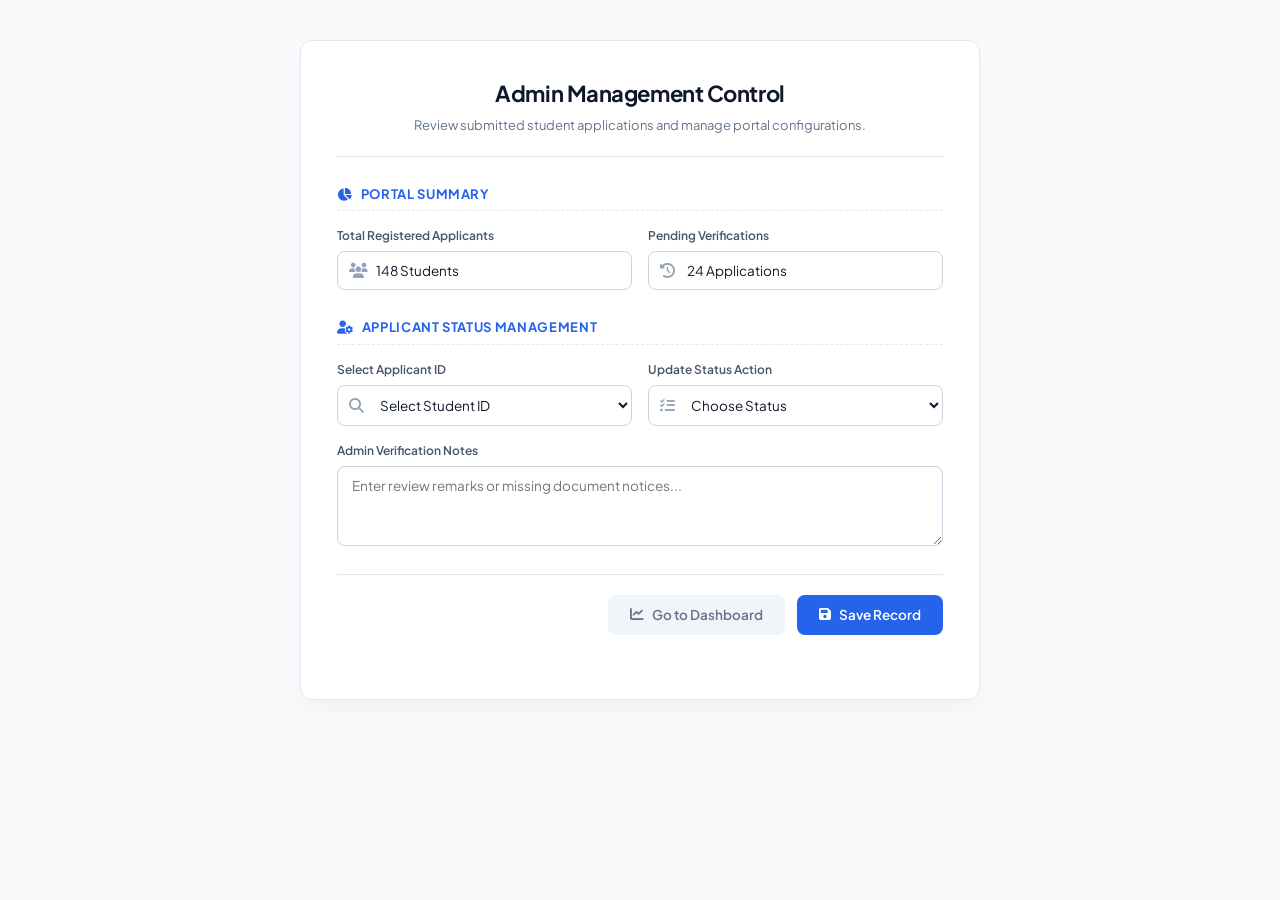
<file: admin.html>
<!DOCTYPE html>
<html lang="en">
<head>
    <meta charset="UTF-8">
    <meta name="viewport" content="width=device-width, initial-scale=1.0">
    <title>Admin Management Portal</title>
    <!-- Fonts & Icons -->
    <link rel="preconnect" href="https://fonts.googleapis.com">
    <link rel="preconnect" href="https://fonts.gstatic.com" crossorigin>
    <link href="https://fonts.googleapis.com/css2?family=Plus+Jakarta+Sans:wght@400;500;600;700&display=swap" rel="stylesheet">
    <link rel="stylesheet" href="https://cdnjs.cloudflare.com/ajax/libs/font-awesome/6.4.0/css/all.min.css">
    <!-- Local Stylesheet -->
    <link rel="stylesheet" href="style.css">
</head>
<body>

    <main class="registration-card">
        
        <!-- Header -->
        <header class="form-header">
            <h2>Admin Management Control</h2>
            <p>Review submitted student applications and manage portal configurations.</p>
        </header>

        <!-- System Summary -->
        <section class="form-section">
            <h3 class="section-title">
                <i class="fa-solid fa-chart-pie"></i> Portal Summary
            </h3>
            
            <div class="form-grid">
                <div class="form-group">
                    <label>Total Registered Applicants</label>
                    <div class="input-icon-wrapper">
                        <i class="fa-solid fa-users"></i>
                        <input type="text" value="148 Students" readonly>
                    </div>
                </div>

                <div class="form-group">
                    <label>Pending Verifications</label>
                    <div class="input-icon-wrapper">
                        <i class="fa-solid fa-clock-rotate-left"></i>
                        <input type="text" value="24 Applications" readonly>
                    </div>
                </div>
            </div>
        </section>

        <!-- Application Review Controls -->
        <section class="form-section">
            <h3 class="section-title">
                <i class="fa-solid fa-user-gear"></i> Applicant Status Management
            </h3>
            
            <form action="#" method="POST">
                <div class="form-grid">
                    <div class="form-group">
                        <label for="applicantId">Select Applicant ID</label>
                        <div class="input-icon-wrapper">
                            <i class="fa-solid fa-magnifying-glass"></i>
                            <select id="applicantId" name="applicantId" required>
                                <option value="" disabled selected>Select Student ID</option>
                                <option value="APP-2026-8942">APP-2026-8942 — Sakhawat Ali</option>
                                <option value="APP-2026-8943">APP-2026-8943 — Ahmed Khan</option>
                                <option value="APP-2026-8944">APP-2026-8944 — Sara Hassan</option>
                            </select>
                        </div>
                    </div>

                    <div class="form-group">
                        <label for="updateStatus">Update Status Action</label>
                        <div class="input-icon-wrapper">
                            <i class="fa-solid fa-list-check"></i>
                            <select id="updateStatus" name="updateStatus" required>
                                <option value="" disabled selected>Choose Status</option>
                                <option value="approved">Approve Application</option>
                                <option value="rejected">Reject Application</option>
                                <option value="pending">Keep Pending</option>
                            </select>
                        </div>
                    </div>

                    <div class="form-group full-width">
                        <label for="adminNotes">Admin Verification Notes</label>
                        <textarea id="adminNotes" name="adminNotes" rows="3" placeholder="Enter review remarks or missing document notices..."></textarea>
                    </div>
                </div>

                <footer class="form-actions">
                    <a href="dashboard.html" class="btn btn-secondary" style="text-decoration: none;">
                        <i class="fa-solid fa-chart-line"></i> Go to Dashboard
                    </a>
                    <button type="submit" class="btn btn-primary">
                        <i class="fa-solid fa-floppy-disk"></i> Save Record
                    </button>
                </footer>
            </form>
        </section>

    </main>

</body>
</html>
</file>
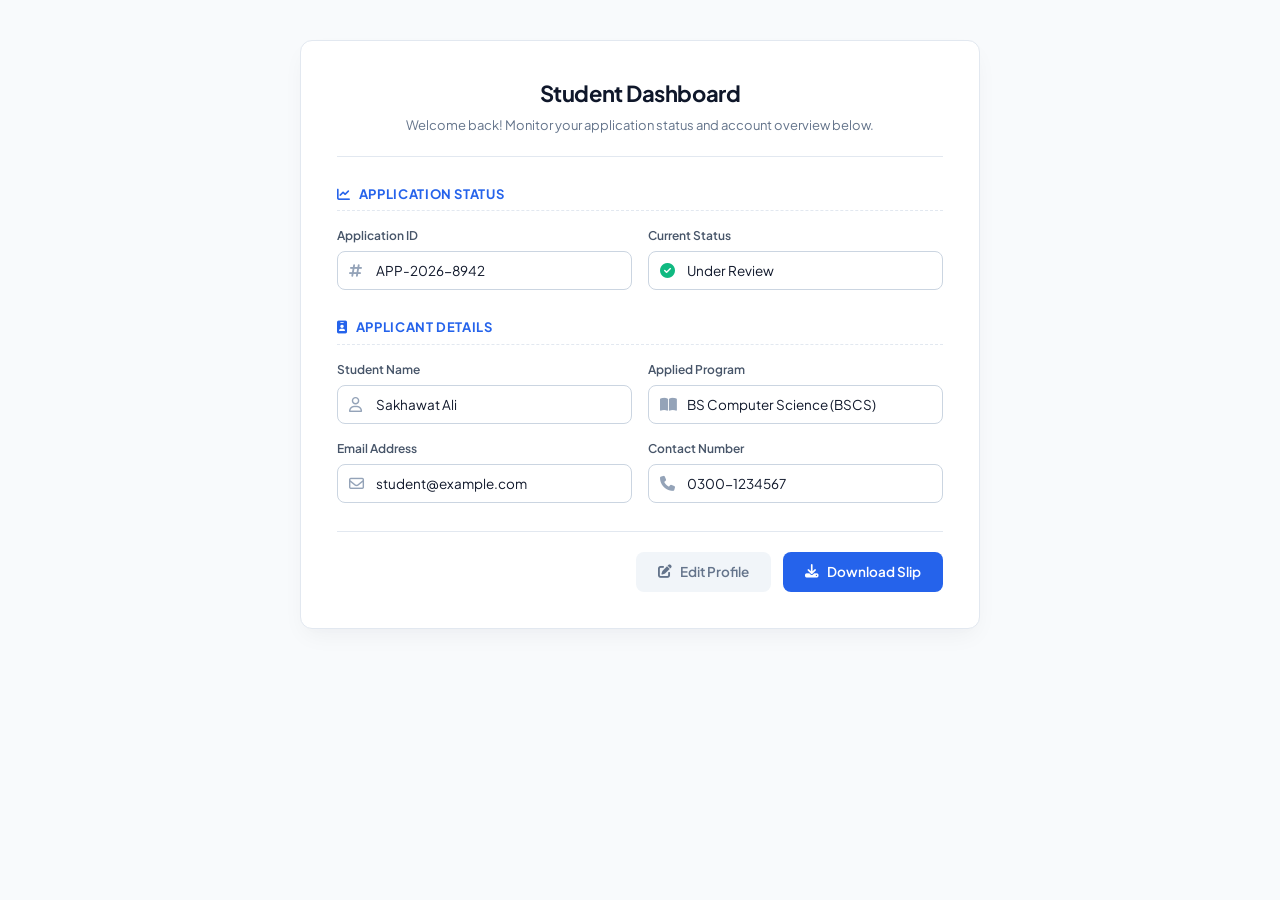
<file: dashboard.html>
<!DOCTYPE html>
<html lang="en">
<head>
    <meta charset="UTF-8">
    <meta name="viewport" content="width=device-width, initial-scale=1.0">
    <title>Student Dashboard | Portal</title>
    <!-- Fonts & FontAwesome Icons -->
    <link rel="preconnect" href="https://fonts.googleapis.com">
    <link rel="preconnect" href="https://fonts.gstatic.com" crossorigin>
    <link href="https://fonts.googleapis.com/css2?family=Plus+Jakarta+Sans:wght@400;500;600;700&display=swap" rel="stylesheet">
    <link rel="stylesheet" href="https://cdnjs.cloudflare.com/ajax/libs/font-awesome/6.4.0/css/all.min.css">
    <!-- Local Stylesheet -->
    <link rel="stylesheet" href="style.css">
</head>
<body>

    <main class="registration-card">
        
        <!-- Header -->
        <header class="form-header">
            <h2>Student Dashboard</h2>
            <p>Welcome back! Monitor your application status and account overview below.</p>
        </header>

        <!-- Status Overview Section -->
        <section class="form-section">
            <h3 class="section-title">
                <i class="fa-solid fa-chart-line"></i> Application Status
            </h3>
            
            <div class="form-grid">
                <div class="form-group">
                    <label>Application ID</label>
                    <div class="input-icon-wrapper">
                        <i class="fa-solid fa-hashtag"></i>
                        <input type="text" value="APP-2026-8942" readonly>
                    </div>
                </div>

                <div class="form-group">
                    <label>Current Status</label>
                    <div class="input-icon-wrapper">
                        <i class="fa-solid fa-circle-check" style="color: #10b981;"></i>
                        <input type="text" value="Under Review" readonly>
                    </div>
                </div>
            </div>
        </section>

        <!-- Profile Details Section -->
        <section class="form-section">
            <h3 class="section-title">
                <i class="fa-solid fa-id-badge"></i> Applicant Details
            </h3>
            
            <div class="form-grid">
                <div class="form-group">
                    <label>Student Name</label>
                    <div class="input-icon-wrapper">
                        <i class="fa-regular fa-user"></i>
                        <input type="text" value="Sakhawat Ali" readonly>
                    </div>
                </div>

                <div class="form-group">
                    <label>Applied Program</label>
                    <div class="input-icon-wrapper">
                        <i class="fa-solid fa-book-open"></i>
                        <input type="text" value="BS Computer Science (BSCS)" readonly>
                    </div>
                </div>

                <div class="form-group">
                    <label>Email Address</label>
                    <div class="input-icon-wrapper">
                        <i class="fa-regular fa-envelope"></i>
                        <input type="email" value="student@example.com" readonly>
                    </div>
                </div>

                <div class="form-group">
                    <label>Contact Number</label>
                    <div class="input-icon-wrapper">
                        <i class="fa-solid fa-phone"></i>
                        <input type="tel" value="0300-1234567" readonly>
                    </div>
                </div>
            </div>
        </section>

        <!-- Action Controls -->
        <footer class="form-actions">
            <a href="register.html" class="btn btn-secondary" style="text-decoration: none;">
                <i class="fa-solid fa-pen-to-square"></i> Edit Profile
            </a>
            <button type="button" class="btn btn-primary" onclick="window.print()">
                <i class="fa-solid fa-download"></i> Download Slip
            </button>
        </footer>

    </main>

</body>
</html>
</file>
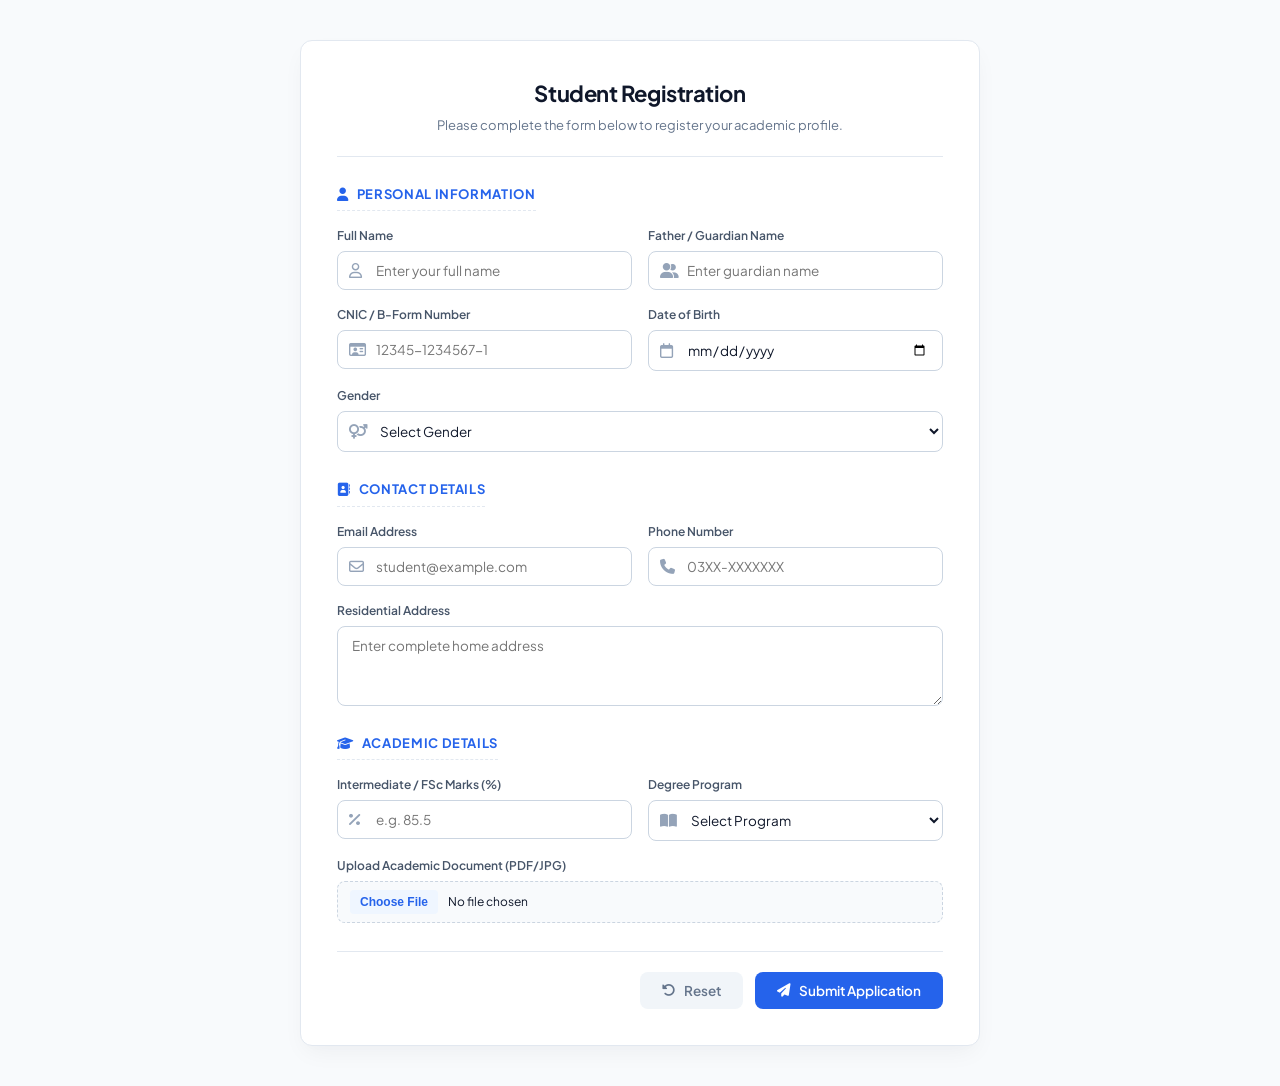
<file: register.html>
<!DOCTYPE html>
<html lang="en">
<head>
    <meta charset="UTF-8">
    <meta name="viewport" content="width=device-width, initial-scale=1.0">
    <title>Student Registration Portal</title>
    <!-- Fonts & Icons -->
    <link rel="preconnect" href="https://fonts.googleapis.com">
    <link rel="preconnect" href="https://fonts.gstatic.com" crossorigin>
    <link href="https://fonts.googleapis.com/css2?family=Plus+Jakarta+Sans:wght@400;500;600;700&display=swap" rel="stylesheet">
    <link rel="stylesheet" href="https://cdnjs.cloudflare.com/ajax/libs/font-awesome/6.4.0/css/all.min.css">
    <!-- Local Stylesheet -->
    <link rel="stylesheet" href="style.css">
</head>
<body>

    <main class="registration-card">
        
        <!-- Header -->
        <header class="form-header">
            <h2>Student Registration</h2>
            <p>Please complete the form below to register your academic profile.</p>
        </header>

        <form action="#" method="POST" enctype="multipart/form-data">
            
            <!-- Section 1: Personal Information -->
            <fieldset class="form-section">
                <legend class="section-title">
                    <i class="fa-solid fa-user"></i> Personal Information
                </legend>
                
                <div class="form-grid">
                    <div class="form-group">
                        <label for="fullName">Full Name</label>
                        <div class="input-icon-wrapper">
                            <i class="fa-regular fa-user"></i>
                            <input type="text" id="fullName" name="fullName" placeholder="Enter your full name" required>
                        </div>
                    </div>

                    <div class="form-group">
                        <label for="guardianName">Father / Guardian Name</label>
                        <div class="input-icon-wrapper">
                            <i class="fa-solid fa-user-group"></i>
                            <input type="text" id="guardianName" name="guardianName" placeholder="Enter guardian name" required>
                        </div>
                    </div>

                    <div class="form-group">
                        <label for="cnic">CNIC / B-Form Number</label>
                        <div class="input-icon-wrapper">
                            <i class="fa-regular fa-id-card"></i>
                            <input type="text" id="cnic" name="cnic" placeholder="12345-1234567-1" pattern="^\d{5}-\d{7}-\d{1}$" required>
                        </div>
                    </div>

                    <div class="form-group">
                        <label for="dob">Date of Birth</label>
                        <div class="input-icon-wrapper">
                            <i class="fa-regular fa-calendar"></i>
                            <input type="date" id="dob" name="dob" required>
                        </div>
                    </div>

                    <div class="form-group full-width">
                        <label for="gender">Gender</label>
                        <div class="input-icon-wrapper">
                            <i class="fa-solid fa-venus-mars"></i>
                            <select id="gender" name="gender" required>
                                <option value="" disabled selected>Select Gender</option>
                                <option value="male">Male</option>
                                <option value="female">Female</option>
                                <option value="other">Other</option>
                            </select>
                        </div>
                    </div>
                </div>
            </fieldset>

            <!-- Section 2: Contact Information -->
            <fieldset class="form-section">
                <legend class="section-title">
                    <i class="fa-solid fa-address-book"></i> Contact Details
                </legend>
                
                <div class="form-grid">
                    <div class="form-group">
                        <label for="email">Email Address</label>
                        <div class="input-icon-wrapper">
                            <i class="fa-regular fa-envelope"></i>
                            <input type="email" id="email" name="email" placeholder="student@example.com" required>
                        </div>
                    </div>

                    <div class="form-group">
                        <label for="phone">Phone Number</label>
                        <div class="input-icon-wrapper">
                            <i class="fa-solid fa-phone"></i>
                            <input type="tel" id="phone" name="phone" placeholder="03XX-XXXXXXX" required>
                        </div>
                    </div>

                    <div class="form-group full-width">
                        <label for="address">Residential Address</label>
                        <textarea id="address" name="address" rows="3" placeholder="Enter complete home address" required></textarea>
                    </div>
                </div>
            </fieldset>

            <!-- Section 3: Academic Qualifications -->
            <fieldset class="form-section">
                <legend class="section-title">
                    <i class="fa-solid fa-graduation-cap"></i> Academic Details
                </legend>
                
                <div class="form-grid">
                    <div class="form-group">
                        <label for="marks">Intermediate / FSc Marks (%)</label>
                        <div class="input-icon-wrapper">
                            <i class="fa-solid fa-percent"></i>
                            <input type="number" id="marks" name="marks" min="0" max="100" step="0.01" placeholder="e.g. 85.5" required>
                        </div>
                    </div>

                    <div class="form-group">
                        <label for="program">Degree Program</label>
                        <div class="input-icon-wrapper">
                            <i class="fa-solid fa-book-open"></i>
                            <select id="program" name="program" required>
                                <option value="" disabled selected>Select Program</option>
                                <option value="bscs">BS Computer Science</option>
                                <option value="bsse">BS Software Engineering</option>
                                <option value="bsit">BS Information Technology</option>
                                <option value="bsai">BS Artificial Intelligence</option>
                            </select>
                        </div>
                    </div>

                    <div class="form-group full-width">
                        <label for="document">Upload Academic Document (PDF/JPG)</label>
                        <input type="file" id="document" name="document" accept=".pdf,.jpg,.jpeg,.png" required>
                    </div>
                </div>
            </fieldset>

            <!-- Action Buttons -->
            <footer class="form-actions">
                <button type="reset" class="btn btn-secondary">
                    <i class="fa-solid fa-rotate-left"></i> Reset
                </button>
                <button type="submit" class="btn btn-primary">
                    <i class="fa-solid fa-paper-plane"></i> Submit Application
                </button>
            </footer>

        </form>
    </main>

</body>
</html>
</file>
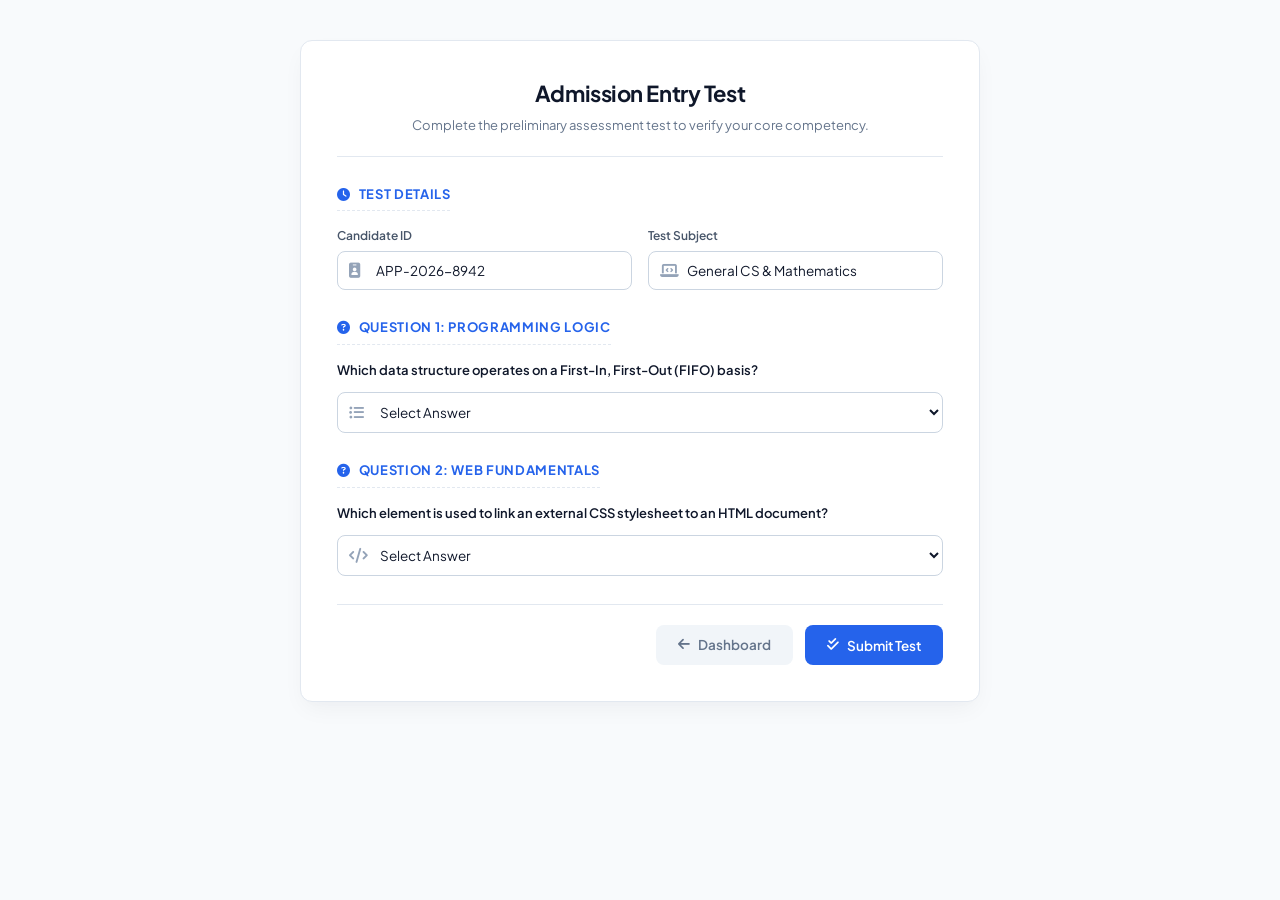
<file: test.html>
<!DOCTYPE html>
<html lang="en">
<head>
    <meta charset="UTF-8">
    <meta name="viewport" content="width=device-width, initial-scale=1.0">
    <title>Admission Entry Test Portal</title>
    <!-- Fonts & Icons -->
    <link rel="preconnect" href="https://fonts.googleapis.com">
    <link rel="preconnect" href="https://fonts.gstatic.com" crossorigin>
    <link href="https://fonts.googleapis.com/css2?family=Plus+Jakarta+Sans:wght@400;500;600;700&display=swap" rel="stylesheet">
    <link rel="stylesheet" href="https://cdnjs.cloudflare.com/ajax/libs/font-awesome/6.4.0/css/all.min.css">
    <!-- Local Stylesheet -->
    <link rel="stylesheet" href="style.css">
</head>
<body>

    <main class="registration-card">
        
        <!-- Header -->
        <header class="form-header">
            <h2>Admission Entry Test</h2>
            <p>Complete the preliminary assessment test to verify your core competency.</p>
        </header>

        <form action="#" method="POST">
            
            <!-- Test Schedule Info -->
            <fieldset class="form-section">
                <legend class="section-title">
                    <i class="fa-solid fa-clock"></i> Test Details
                </legend>
                
                <div class="form-grid">
                    <div class="form-group">
                        <label>Candidate ID</label>
                        <div class="input-icon-wrapper">
                            <i class="fa-solid fa-id-badge"></i>
                            <input type="text" value="APP-2026-8942" readonly>
                        </div>
                    </div>

                    <div class="form-group">
                        <label>Test Subject</label>
                        <div class="input-icon-wrapper">
                            <i class="fa-solid fa-laptop-code"></i>
                            <input type="text" value="General CS & Mathematics" readonly>
                        </div>
                    </div>
                </div>
            </fieldset>

            <!-- Sample Question 1 -->
            <fieldset class="form-section">
                <legend class="section-title">
                    <i class="fa-solid fa-circle-question"></i> Question 1: Programming Logic
                </legend>
                
                <p style="margin-bottom: 12px; font-weight: 600; color: #0f172a;">
                    Which data structure operates on a First-In, First-Out (FIFO) basis?
                </p>

                <div class="form-group full-width">
                    <div class="input-icon-wrapper">
                        <i class="fa-solid fa-list-ul"></i>
                        <select name="q1" required>
                            <option value="" disabled selected>Select Answer</option>
                            <option value="stack">Stack</option>
                            <option value="queue">Queue</option>
                            <option value="tree">Tree</option>
                            <option value="graph">Graph</option>
                        </select>
                    </div>
                </div>
            </fieldset>

            <!-- Sample Question 2 -->
            <fieldset class="form-section">
                <legend class="section-title">
                    <i class="fa-solid fa-circle-question"></i> Question 2: Web Fundamentals
                </legend>
                
                <p style="margin-bottom: 12px; font-weight: 600; color: #0f172a;">
                    Which element is used to link an external CSS stylesheet to an HTML document?
                </p>

                <div class="form-group full-width">
                    <div class="input-icon-wrapper">
                        <i class="fa-solid fa-code"></i>
                        <select name="q2" required>
                            <option value="" disabled selected>Select Answer</option>
                            <option value="script">&lt;script&gt;</option>
                            <option value="style">&lt;style&gt;</option>
                            <option value="link">&lt;link&gt;</option>
                            <option value="css">&lt;css&gt;</option>
                        </select>
                    </div>
                </div>
            </fieldset>

            <!-- Action Buttons -->
            <footer class="form-actions">
                <a href="dashboard.html" class="btn btn-secondary" style="text-decoration: none;">
                    <i class="fa-solid fa-arrow-left"></i> Dashboard
                </a>
                <button type="submit" class="btn btn-primary">
                    <i class="fa-solid fa-check-double"></i> Submit Test
                </button>
            </footer>

        </form>
    </main>

</body>
</html>
</file>
<file: style.css>
/* ==========================================================================
   Design Tokens & System Variables
   ========================================================================== */
:root {
    --primary: #2563eb;
    --primary-hover: #1d4ed8;
    --primary-light: #eff6ff;
    --text-main: #0f172a;
    --text-muted: #64748b;
    --border-color: #cbd5e1;
    --border-light: #e2e8f0;
    --bg-page: #f8fafc;
    --bg-card: #ffffff;
    --radius-md: 8px;
    --radius-lg: 12px;
    --shadow-card: 0 10px 25px -5px rgba(15, 23, 42, 0.05), 0 8px 10px -6px rgba(15, 23, 42, 0.01);
}

/* ==========================================================================
   Core Reset & Base Layout
   ========================================================================== */
* {
    margin: 0;
    padding: 0;
    box-sizing: border-box;
    font-family: 'Plus Jakarta Sans', 'Inter', -apple-system, BlinkMacSystemFont, sans-serif;
}

body {
    background-color: var(--bg-page);
    color: var(--text-main);
    min-height: 100vh;
    display: flex;
    justify-content: center;
    align-items: flex-start;
    padding: 40px 16px;
    line-height: 1.5;
}

/* ==========================================================================
   Form Card Architecture
   ========================================================================== */
main, .page-wrapper, .form-container, .registration-card {
    background: var(--bg-card);
    width: 100%;
    max-width: 680px;
    margin: 0 auto;
    padding: 36px;
    border-radius: var(--radius-lg);
    border: 1px solid var(--border-light);
    box-shadow: var(--shadow-card);
}

/* Header Styling */
header, .form-header {
    text-align: center;
    margin-bottom: 28px;
    padding-bottom: 20px;
    border-bottom: 1px solid var(--border-light);
}

h2 {
    font-size: 22px;
    font-weight: 700;
    color: var(--text-main);
    letter-spacing: -0.02em;
    margin-bottom: 6px;
}

p {
    font-size: 13px;
    color: var(--text-muted);
}

/* ==========================================================================
   Fieldsets & Form Sections
   ========================================================================== */
fieldset, .form-section {
    border: none;
    margin-bottom: 28px;
}

legend, h3, .section-title {
    font-size: 13px;
    font-weight: 700;
    color: var(--primary);
    text-transform: uppercase;
    letter-spacing: 0.05em;
    margin-bottom: 16px;
    padding-bottom: 6px;
    border-bottom: 1px dashed var(--border-light);
    display: flex;
    align-items: center;
    gap: 8px;
}

/* Dual-Column Responsive Grid */
.form-grid {
    display: grid;
    grid-template-columns: repeat(2, 1fr);
    gap: 16px;
}

.form-group {
    display: flex;
    flex-direction: column;
}

.form-group.full-width {
    grid-column: 1 / -1;
}

/* ==========================================================================
   Form Controls & Inputs
   ========================================================================== */
label {
    display: block;
    font-size: 12px;
    font-weight: 600;
    color: #475569;
    margin-bottom: 6px;
}

input[type="text"],
input[type="email"],
input[type="tel"],
input[type="number"],
input[type="date"],
select,
textarea {
    width: 100%;
    padding: 10px 14px;
    font-size: 13.5px;
    color: var(--text-main);
    background-color: var(--bg-card);
    border: 1px solid var(--border-color);
    border-radius: var(--radius-md);
    outline: none;
    transition: all 0.2s ease-in-out;
}

input:focus,
select:focus,
textarea:focus {
    border-color: var(--primary);
    box-shadow: 0 0 0 3px rgba(37, 99, 235, 0.15);
}

textarea {
    resize: vertical;
    min-height: 80px;
}

/* Input Icon Wrappers */
.input-icon-wrapper {
    position: relative;
    display: flex;
    align-items: center;
}

.input-icon-wrapper i {
    position: absolute;
    left: 12px;
    color: #94a3b8;
    font-size: 15px;
    pointer-events: none;
}

.input-icon-wrapper input,
.input-icon-wrapper select {
    padding-left: 38px;
}

/* File Input Dropzone Styling */
input[type="file"], .file-dropzone {
    width: 100%;
    padding: 8px 12px;
    background: var(--bg-page);
    border: 1px dashed var(--border-color);
    border-radius: var(--radius-md);
    font-size: 12px;
    cursor: pointer;
}

input[type="file"]::file-selector-button {
    background: var(--primary-light);
    color: var(--primary);
    border: none;
    padding: 5px 10px;
    border-radius: 4px;
    font-weight: 600;
    font-size: 12px;
    margin-right: 10px;
    cursor: pointer;
    transition: background 0.2s ease;
}

input[type="file"]::file-selector-button:hover {
    background: #dbeafe;
}

/* ==========================================================================
   Buttons & Footer Actions
   ========================================================================== */
footer, .form-actions {
    display: flex;
    justify-content: flex-end;
    gap: 12px;
    margin-top: 28px;
    padding-top: 20px;
    border-top: 1px solid var(--border-light);
}

button, .btn {
    padding: 10px 22px;
    font-size: 13.5px;
    font-weight: 600;
    border-radius: var(--radius-md);
    border: none;
    cursor: pointer;
    display: inline-flex;
    align-items: center;
    gap: 8px;
    transition: all 0.2s ease-in-out;
}

button[type="reset"], .btn-secondary {
    background: #f1f5f9;
    color: var(--text-muted);
}

button[type="reset"]:hover, .btn-secondary:hover {
    background: var(--border-light);
    color: var(--text-main);
}

button[type="submit"], .btn-primary {
    background: var(--primary);
    color: #ffffff;
}

button[type="submit"]:hover, .btn-primary:hover {
    background: var(--primary-hover);
    transform: translateY(-1px);
}

/* ==========================================================================
   Responsive Adaptations
   ========================================================================== */
@media (max-width: 600px) {
    body {
        padding: 16px 10px;
    }

    main, .page-wrapper, .form-container, .registration-card {
        padding: 24px 18px;
    }

    .form-grid {
        grid-template-columns: 1fr;
    }

    footer, .form-actions {
        flex-direction: column-reverse;
    }

    button, .btn {
        width: 100%;
        justify-content: center;
    }
}
</file>
